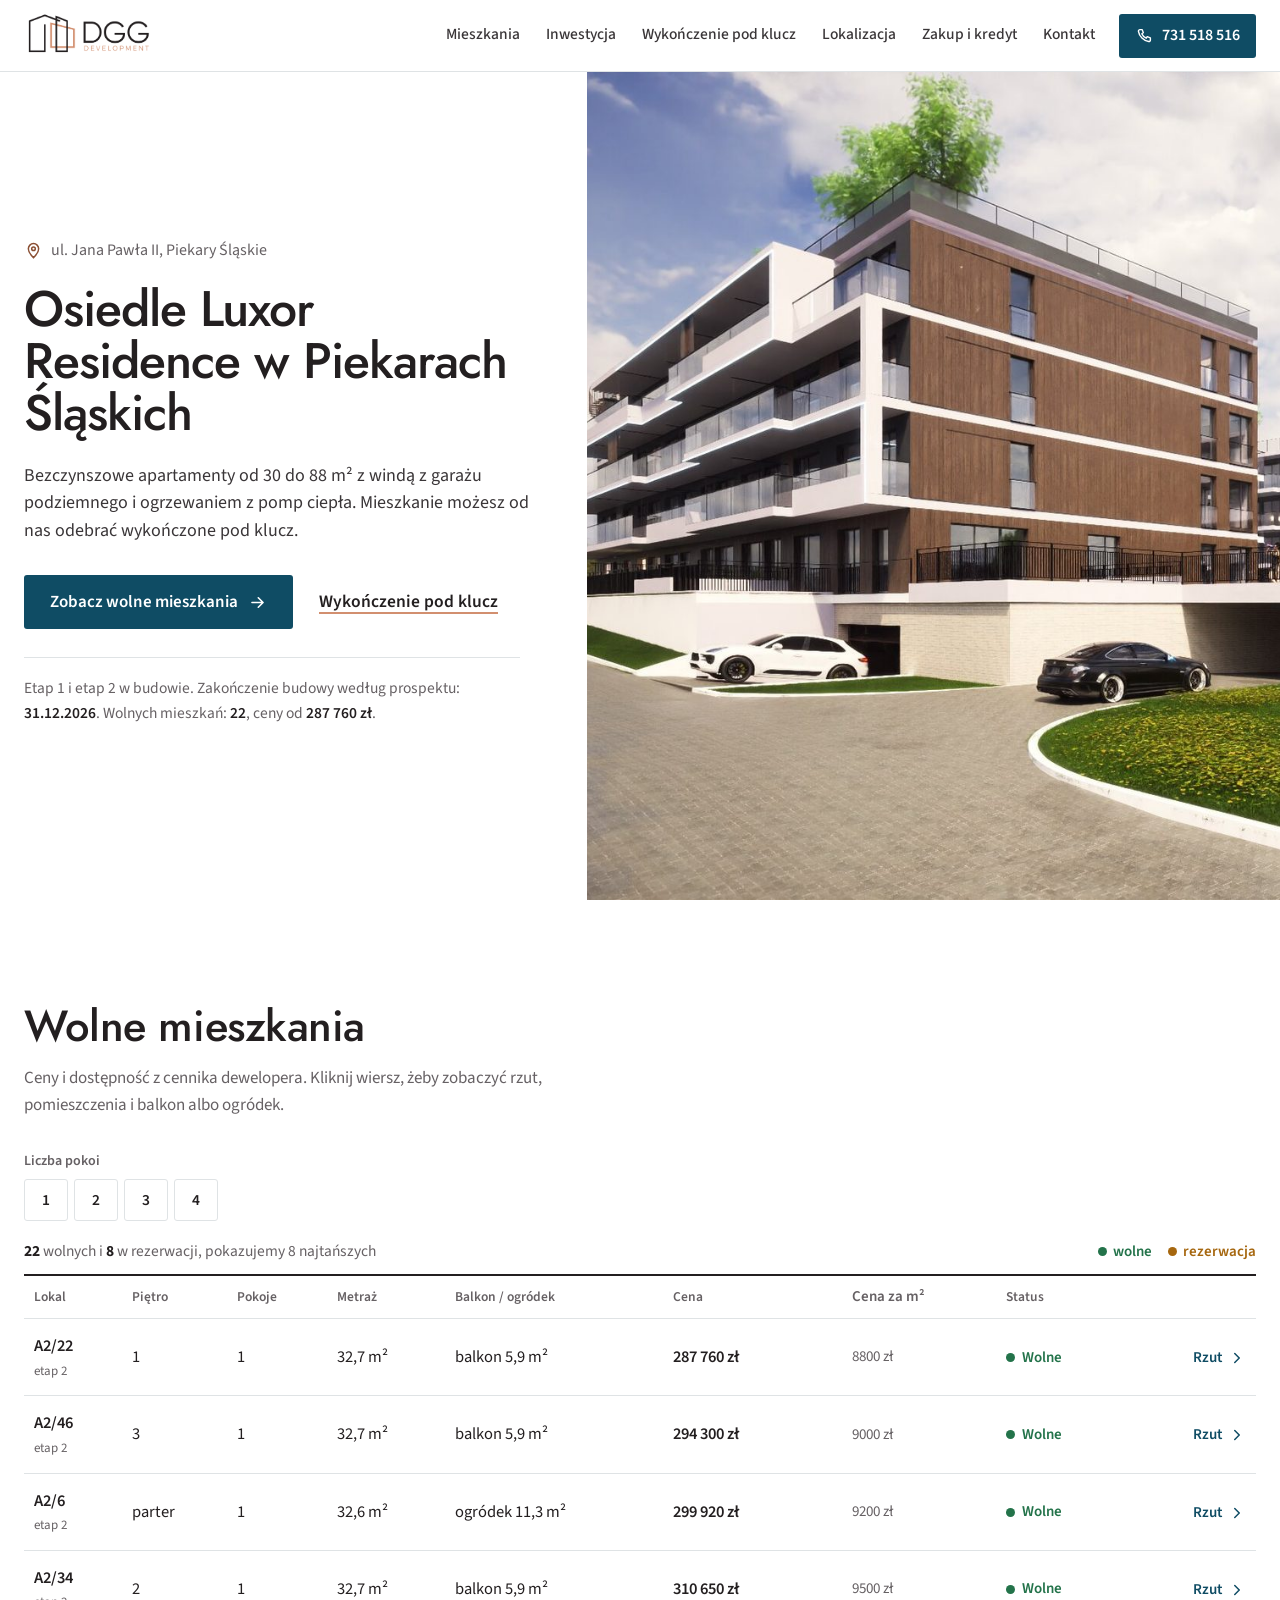
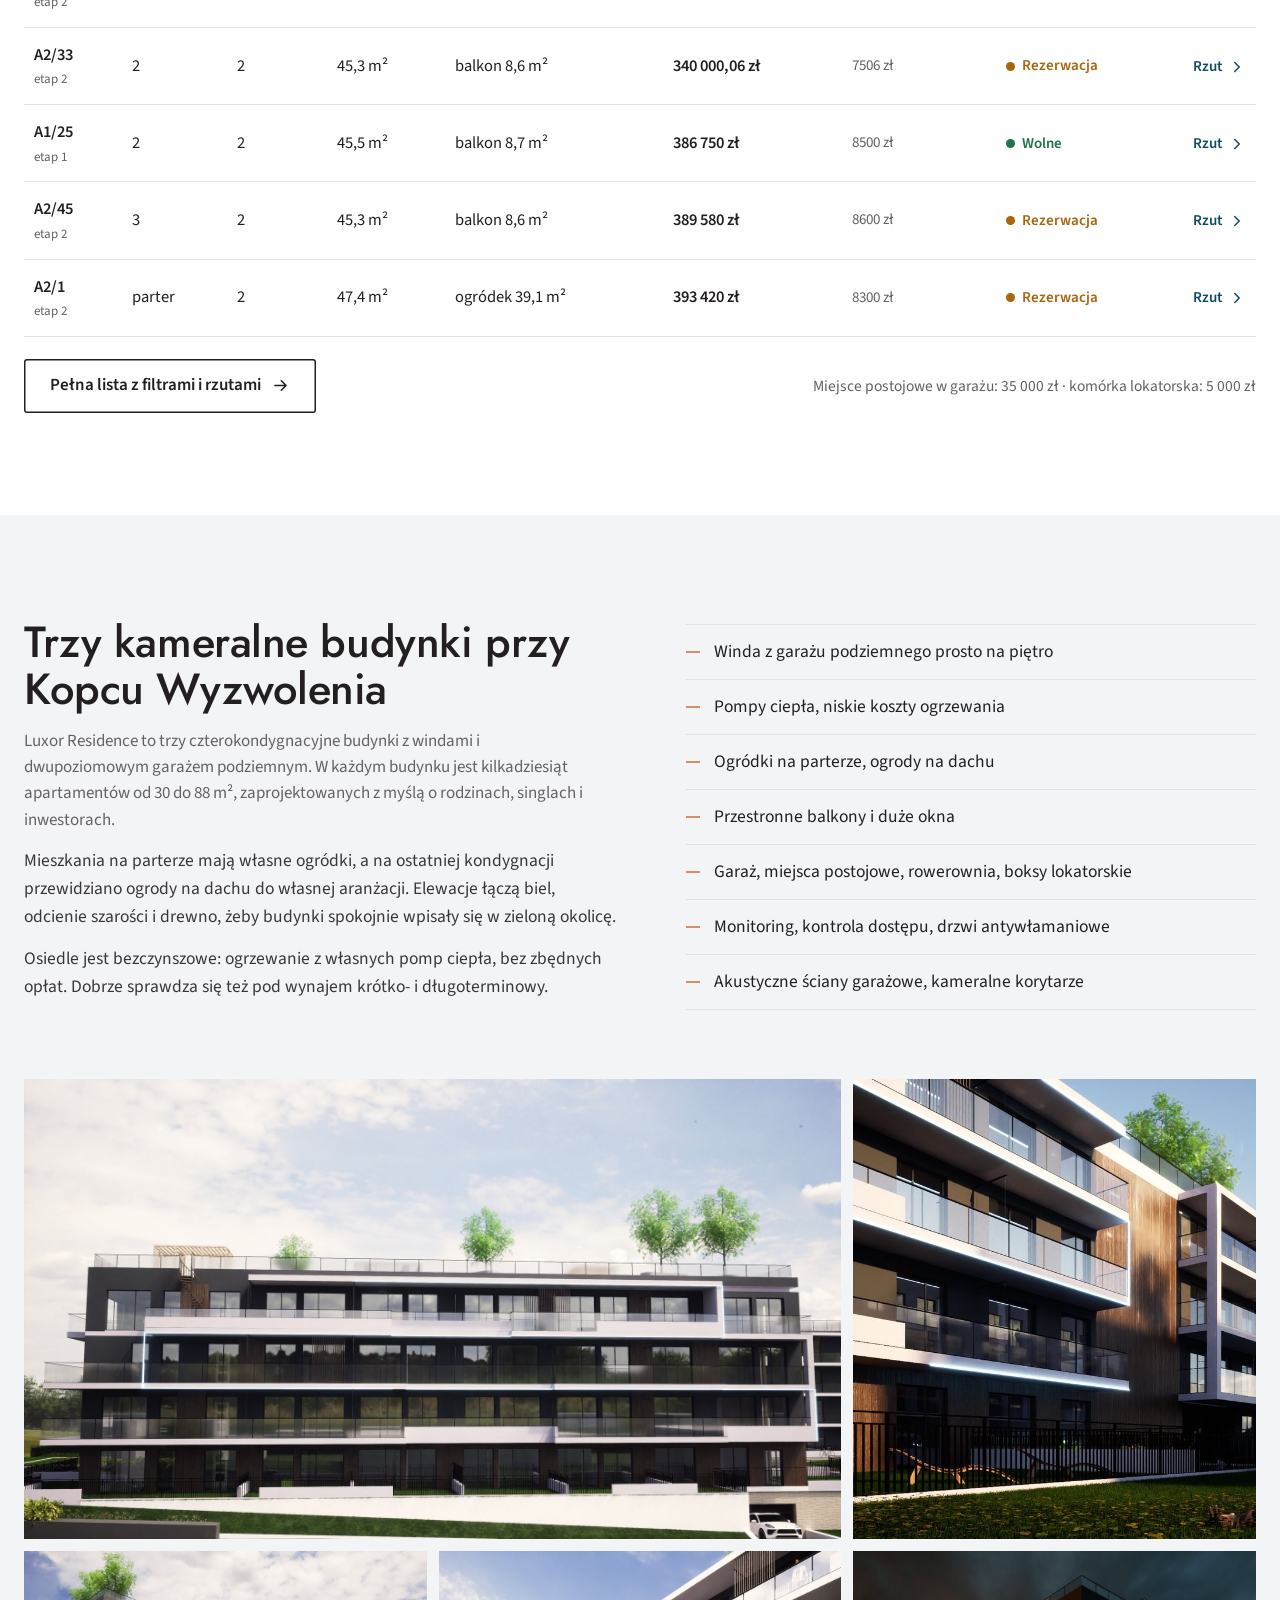
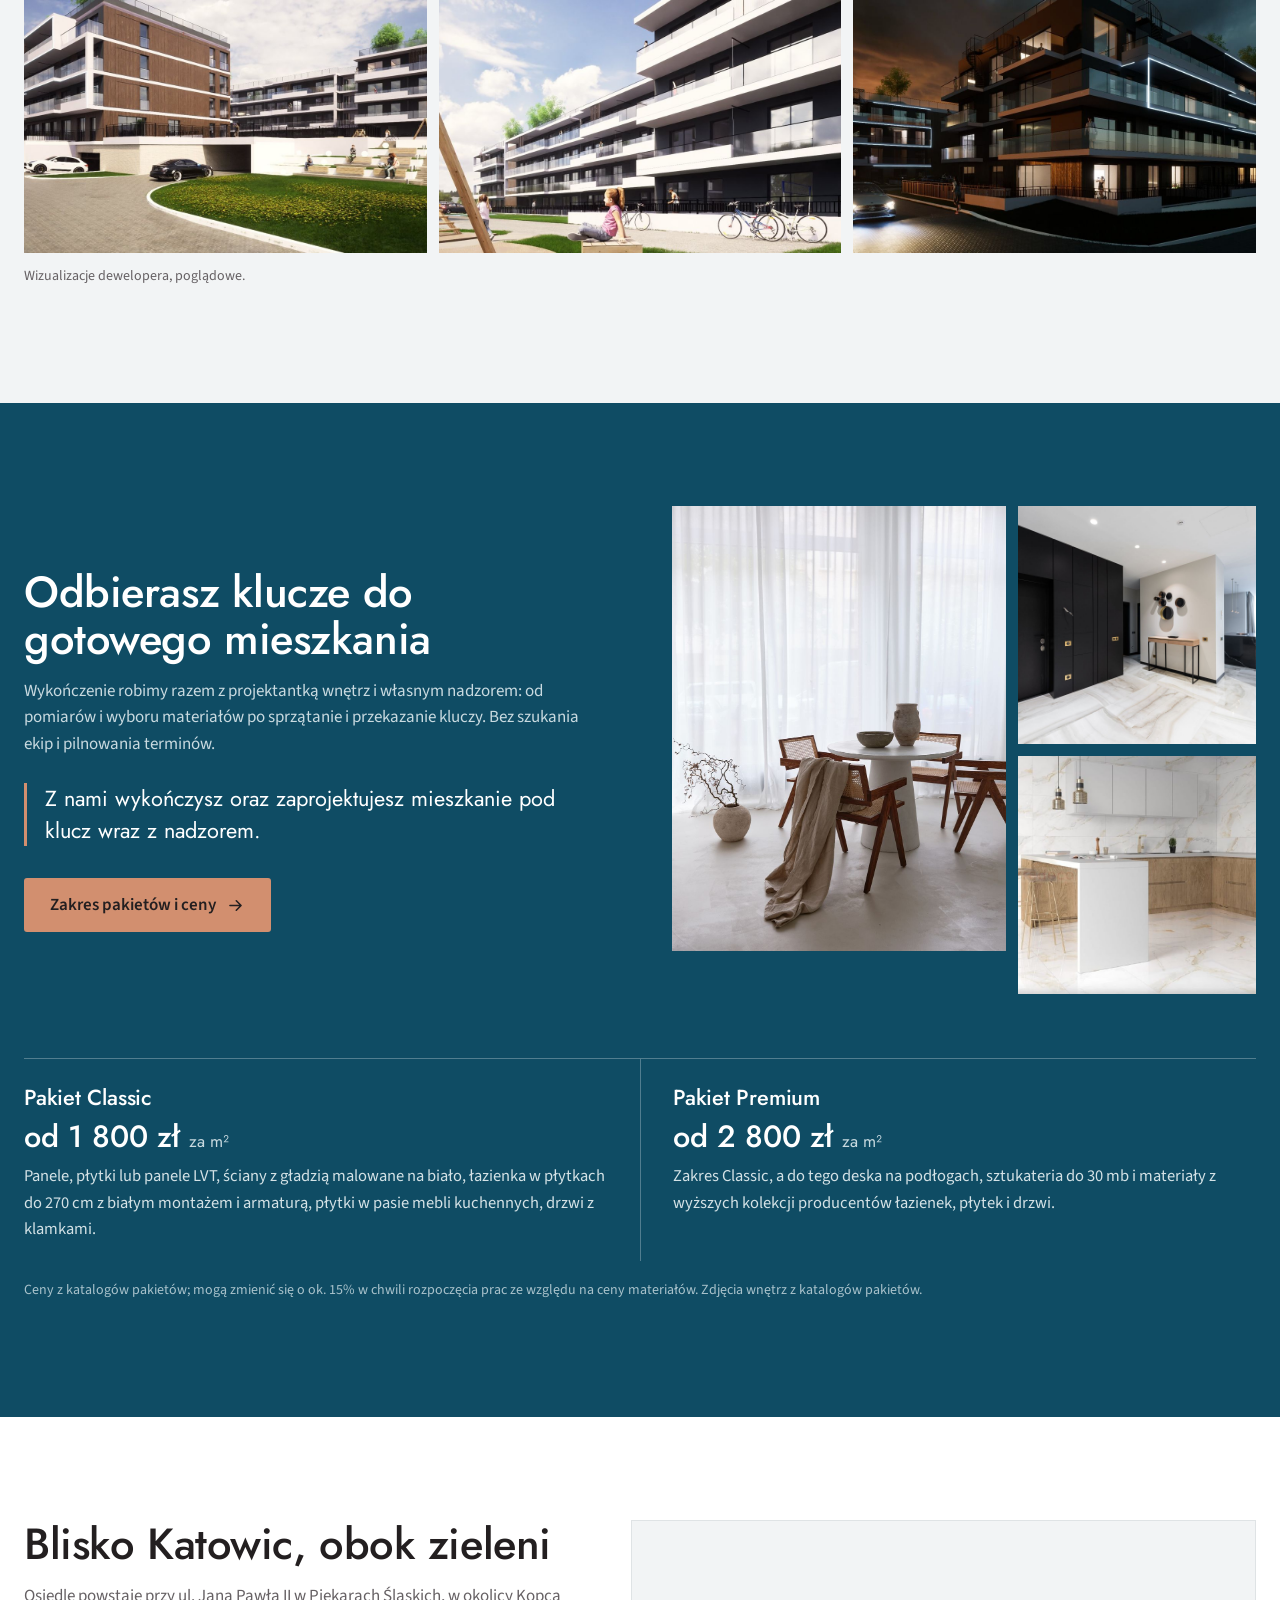
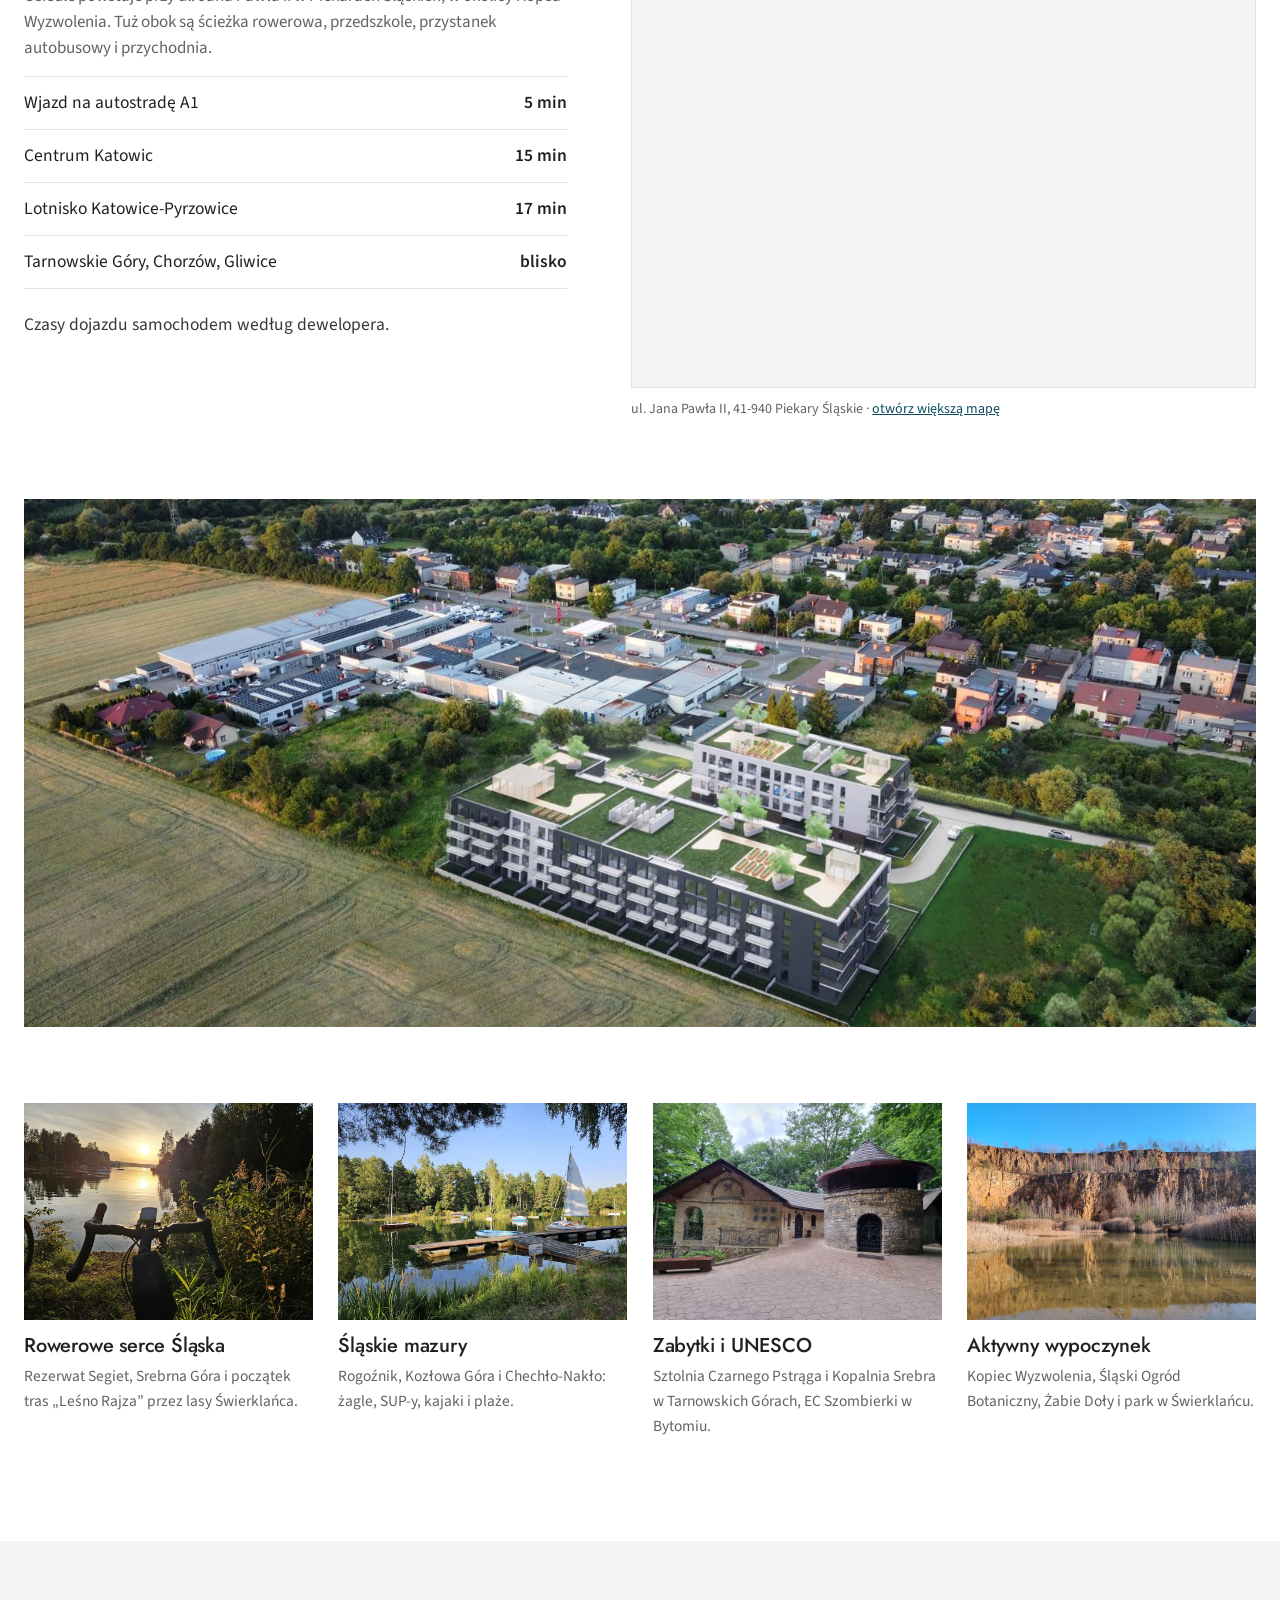
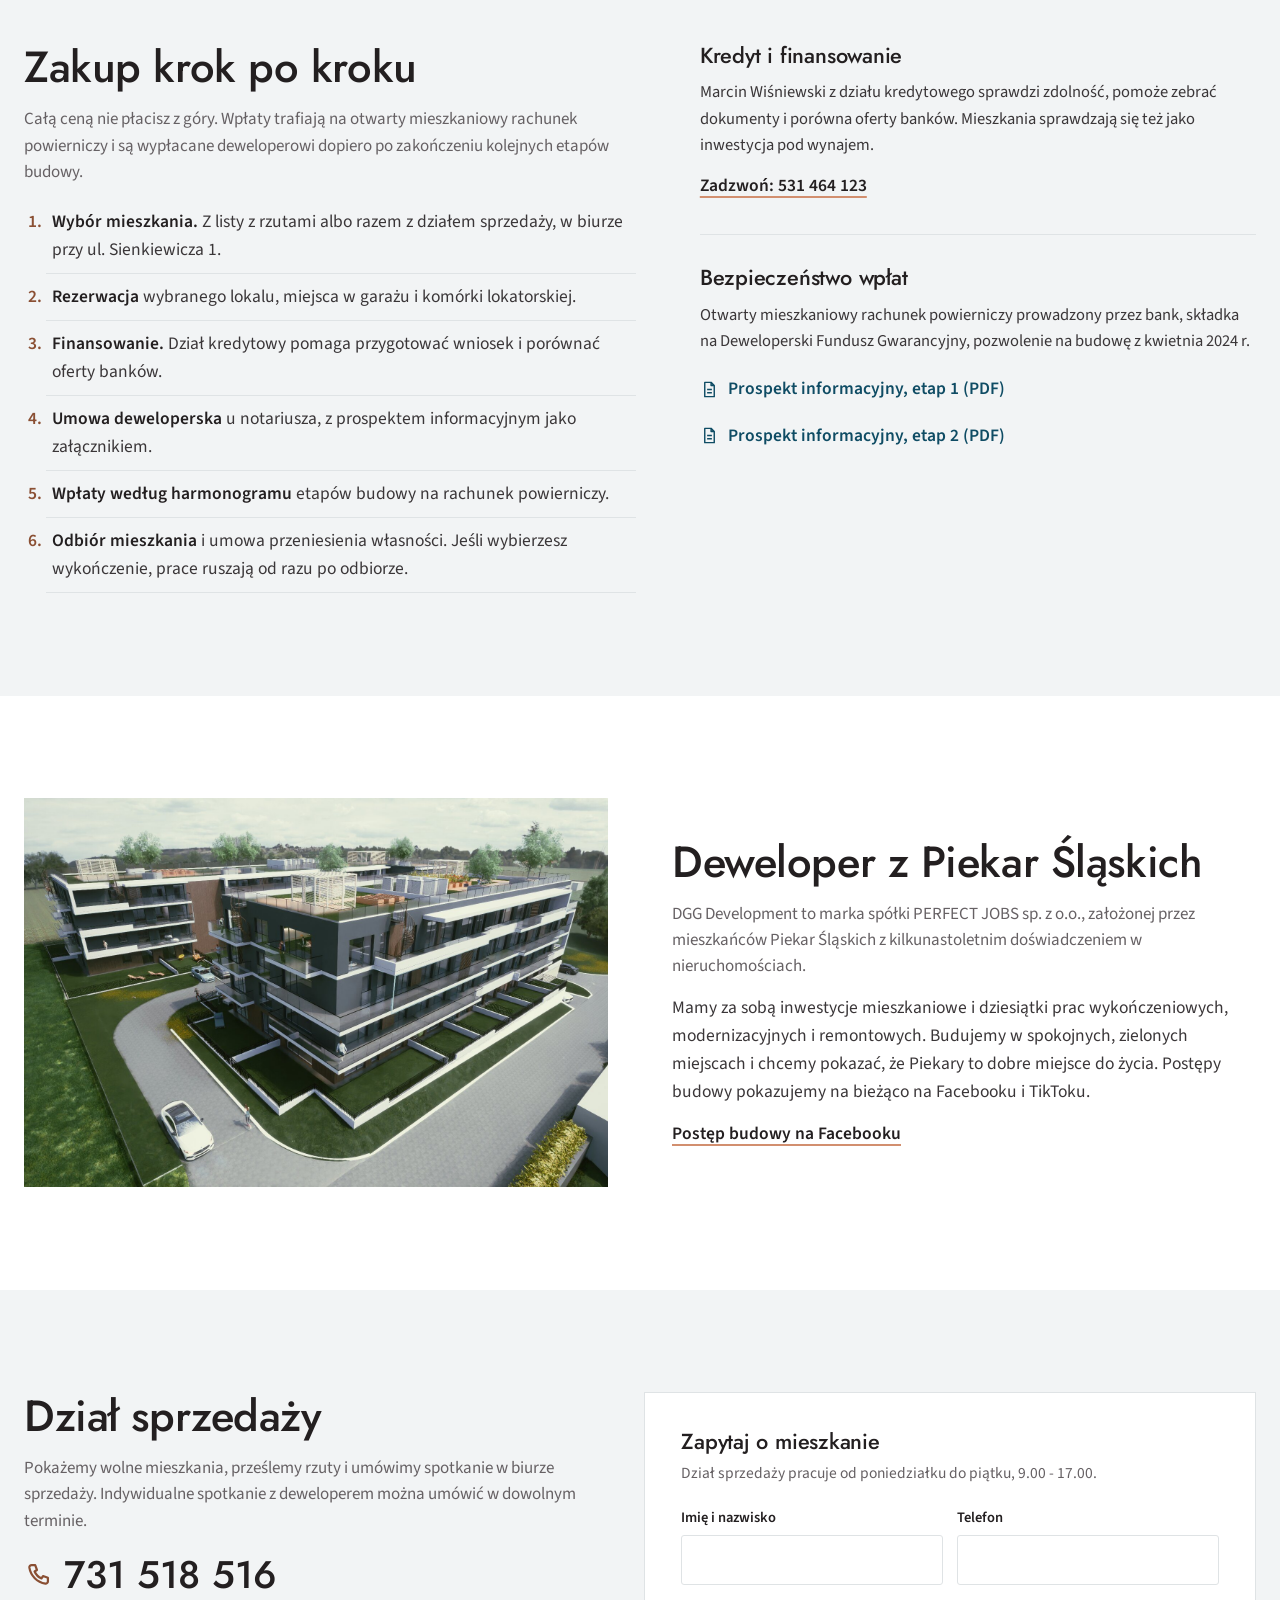
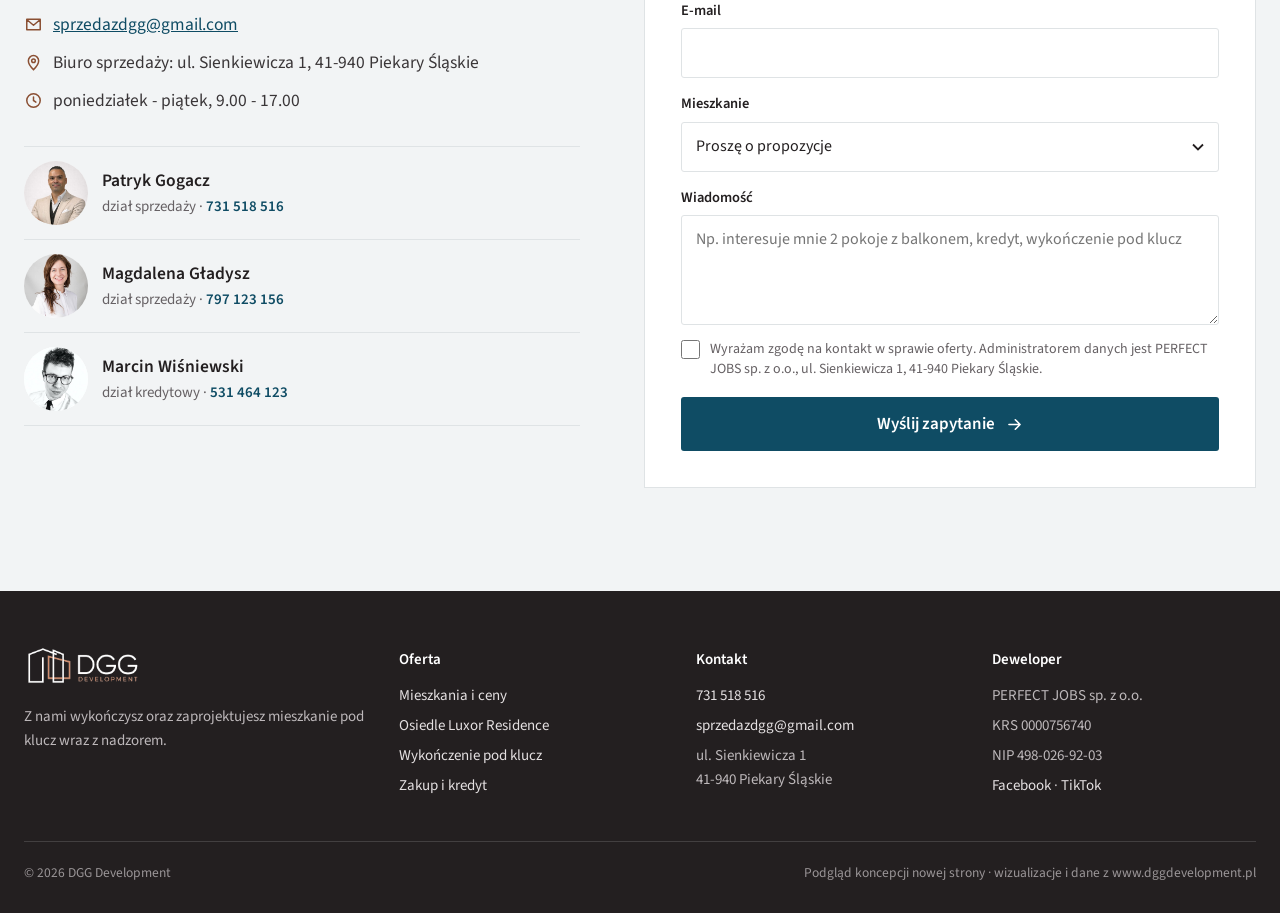
<file: index.html>
<!doctype html>
<html lang="pl">
<head>
<meta charset="utf-8">
<meta name="viewport" content="width=device-width, initial-scale=1, viewport-fit=cover">
<meta name="robots" content="noindex, nofollow">
<title>DGG Development - mieszkania Luxor Residence w Piekarach Śląskich, wykończenie pod klucz</title>
<meta name="description" content="Bezczynszowe apartamenty 30-88 m² w osiedlu Luxor Residence przy ul. Jana Pawła II w Piekarach Śląskich. Lista wolnych mieszkań z cenami i rzutami, wykończenie pod klucz z nadzorem.">
<meta name="theme-color" content="#FFFFFF">
<link rel="icon" href="data:image/svg+xml,%3Csvg xmlns='http://www.w3.org/2000/svg' viewBox='0 0 32 32'%3E%3Crect width='32' height='32' fill='%23fff'/%3E%3Cpath d='M5 28V9l9-5 3 2v22' fill='none' stroke='%23231F20' stroke-width='2.4'/%3E%3Cpath d='M11 28V13l9-5 7 4v16' fill='none' stroke='%23D28F6F' stroke-width='2.4'/%3E%3C/svg%3E">
<link rel="preconnect" href="https://fonts.googleapis.com">
<link rel="preconnect" href="https://fonts.gstatic.com" crossorigin>
<link href="https://fonts.googleapis.com/css2?family=Jost:wght@400;500;600&family=Source+Sans+3:wght@400;500;600&display=swap" rel="stylesheet">
<link rel="preload" as="image" href="img/hero-m.jpg" media="(max-width:760px)">
<link rel="preload" as="image" href="img/hero.jpg" media="(min-width:761px)">
<link rel="stylesheet" href="style.css?v=12">
</head>
<body>
<svg width="0" height="0" style="position:absolute" aria-hidden="true">
  <symbol id="i-tel" viewBox="0 0 24 24"><path fill="none" stroke="currentColor" stroke-width="1.9" stroke-linejoin="round" d="M6.6 3.5h3l1.5 4.2-2 1.3a11 11 0 0 0 5.9 5.9l1.3-2 4.2 1.5v3a2 2 0 0 1-2.2 2A16.6 16.6 0 0 1 4.6 5.7a2 2 0 0 1 2-2.2Z"/></symbol>
  <symbol id="i-mail" viewBox="0 0 24 24"><path fill="none" stroke="currentColor" stroke-width="1.9" stroke-linejoin="round" d="M3.5 5.5h17v13h-17zM3.8 6l8.2 7 8.2-7"/></symbol>
  <symbol id="i-pin" viewBox="0 0 24 24"><path fill="none" stroke="currentColor" stroke-width="1.9" d="M12 21s-6.5-6.2-6.5-11.2a6.5 6.5 0 0 1 13 0C18.5 14.8 12 21 12 21Z"/><circle cx="12" cy="9.8" r="2.3" fill="none" stroke="currentColor" stroke-width="1.9"/></symbol>
  <symbol id="i-clock" viewBox="0 0 24 24"><circle cx="12" cy="12" r="8.5" fill="none" stroke="currentColor" stroke-width="1.9"/><path d="M12 7.5V12l3 2" fill="none" stroke="currentColor" stroke-width="1.9" stroke-linecap="round"/></symbol>
  <symbol id="i-arr" viewBox="0 0 24 24"><path fill="none" stroke="currentColor" stroke-width="2" stroke-linecap="round" stroke-linejoin="round" d="M5 12h13M13 6l6 6-6 6"/></symbol>
  <symbol id="i-doc" viewBox="0 0 24 24"><path fill="none" stroke="currentColor" stroke-width="1.8" stroke-linejoin="round" d="M6 3h8l4 4v14H6zM14 3v4h4M9 12h6M9 16h6"/></symbol>
</svg>

<header class="top">
  <div class="top-in">
    <a class="brand" href="index.html" aria-label="DGG Development - strona główna"><img src="logo/dgg-logo.png" alt="DGG Development" width="736" height="259"></a>
    <nav class="nav" id="nav" aria-label="Menu główne">
      <a href="mieszkania.html">Mieszkania</a>
      <a href="#inwestycja">Inwestycja</a>
      <a href="wykonczenie.html">Wykończenie pod klucz</a>
      <a href="#lokalizacja">Lokalizacja</a>
      <a href="#zakup">Zakup i kredyt</a>
      <a href="#kontakt">Kontakt</a>
    </nav>
    <a class="top-tel" href="tel:+48731518516" aria-label="Zadzwoń do działu sprzedaży: 731 518 516"><svg aria-hidden="true"><use href="#i-tel"/></svg><span>731 518 516</span></a>
    <button class="burger" id="burger" type="button" aria-label="Otwórz menu" aria-expanded="false" aria-controls="nav"><span></span><span></span><span></span></button>
  </div>
</header>

<main>

<section class="hero">
  <figure class="hero-ph">
    <picture>
      <source media="(max-width:760px)" srcset="img/hero-m.jpg">
      <img src="img/hero.jpg" alt="Wizualizacja osiedla Luxor Residence: budynek z drewnianą elewacją, wjazd do garażu podziemnego i zieleń" width="1920" height="1080" fetchpriority="high">
    </picture>
  </figure>
  <div class="hero-in">
    <p class="hero-loc"><svg aria-hidden="true"><use href="#i-pin"/></svg><span>ul. Jana Pawła II, Piekary Śląskie</span></p>
    <h1>Osiedle Luxor Residence w Piekarach Śląskich</h1>
    <p class="lead">Bezczynszowe apartamenty od 30 do 88 m² z windą z garażu podziemnego i ogrzewaniem z pomp ciepła. Mieszkanie możesz od nas odebrać wykończone pod klucz.</p>
    <div class="hero-act" id="heroCta">
      <a class="btn" href="mieszkania.html">Zobacz wolne mieszkania<svg aria-hidden="true"><use href="#i-arr"/></svg></a>
      <a class="link-more" href="wykonczenie.html">Wykończenie pod klucz</a>
    </div>
    <p class="hero-note">Etap 1 i etap 2 w budowie. Zakończenie budowy według prospektu: <b>31.12.2026</b>. Wolnych mieszkań: <b data-ile-wolnych>22</b>, ceny od <b data-cena-od>247 200 zł</b>.</p>
  </div>
</section>

<section class="sec" id="mieszkania">
  <div class="wrap" data-lista="home">
    <div class="sec-head">
      <div>
        <h2>Wolne mieszkania</h2>
        <p class="sub">Ceny i dostępność z cennika dewelopera. Kliknij wiersz, żeby zobaczyć rzut, pomieszczenia i balkon albo ogródek.</p>
      </div>
    </div>
    <div class="filters">
      <div class="fgroup"><span class="flab">Liczba pokoi</span>
        <div class="chips"><button class="chip" type="button" data-pok="1" aria-pressed="false">1</button><button class="chip" type="button" data-pok="2" aria-pressed="false">2</button><button class="chip" type="button" data-pok="3" aria-pressed="false">3</button><button class="chip" type="button" data-pok="4" aria-pressed="false">4</button></div>
      </div>
    </div>
    <div class="res-info"><span data-info></span><span class="legend"><span class="st st-w">wolne</span><span class="st st-r">rezerwacja</span></span></div>
    <div class="tbl-wrap">
      <table class="lok">
        <thead><tr>
          <th scope="col">Lokal</th><th scope="col">Piętro</th><th scope="col"><span class="hl">Pokoje</span><span class="hs">Pok.</span></th><th scope="col"><span class="hl">Metraż</span><span class="hs">m²</span></th><th scope="col" class="t-hide-m">Balkon / ogródek</th><th scope="col">Cena</th><th scope="col" class="t-m2c">Cena za m²</th><th scope="col">Status</th><th class="t-go"><span class="vh">Rzut</span></th>
        </tr></thead>
        <tbody></tbody>
      </table>
    </div>
    <div class="tbl-more">
      <a class="btn btn-line" href="mieszkania.html" data-more>Pełna lista z filtrami i rzutami<svg aria-hidden="true"><use href="#i-arr"/></svg></a>
      <span class="sub" style="font-size:15.5px">Miejsce postojowe w garażu: 35 000 zł · komórka lokatorska: 5 000 zł</span>
    </div>
  </div>
</section>

<section class="sec sec-alt" id="inwestycja">
  <div class="wrap">
    <div class="inv-grid">
      <div class="inv-txt">
        <h2>Trzy kameralne budynki przy Kopcu Wyzwolenia</h2>
        <p class="sub">Luxor Residence to trzy czterokondygnacyjne budynki z windami i dwupoziomowym garażem podziemnym. W każdym budynku jest kilkadziesiąt apartamentów od 30 do 88 m², zaprojektowanych z myślą o rodzinach, singlach i inwestorach.</p>
        <p>Mieszkania na parterze mają własne ogródki, a na ostatniej kondygnacji przewidziano ogrody na dachu do własnej aranżacji. Elewacje łączą biel, odcienie szarości i drewno, żeby budynki spokojnie wpisały się w zieloną okolicę.</p>
        <p>Osiedle jest bezczynszowe: ogrzewanie z własnych pomp ciepła, bez zbędnych opłat. Dobrze sprawdza się też pod wynajem krótko- i długoterminowy.</p>
      </div>
      <ul class="feat">
        <li>Winda z garażu podziemnego prosto na piętro</li>
        <li>Pompy ciepła, niskie koszty ogrzewania</li>
        <li>Ogródki na parterze, ogrody na dachu</li>
        <li>Przestronne balkony i duże okna</li>
        <li>Garaż, miejsca postojowe, rowerownia, boksy lokatorskie</li>
        <li>Monitoring, kontrola dostępu, drzwi antywłamaniowe</li>
        <li>Akustyczne ściany garażowe, kameralne korytarze</li>
      </ul>
    </div>
    <div class="gal">
      <figure class="g1"><img src="img/front.jpg" alt="Wizualizacja: elewacja budynku Luxor Residence z balkonami" width="1800" height="1012" loading="lazy"></figure>
      <figure class="g2"><img src="img/detal.jpg" alt="Wizualizacja: detal elewacji z drewnem i przeszkleniami balkonów" width="1400" height="788" loading="lazy" style="object-position:30% 50%"></figure>
      <figure class="g3"><img src="img/dwa-budynki.jpg" alt="Wizualizacja: dwa budynki osiedla i droga wewnętrzna" width="1400" height="788" loading="lazy"></figure>
      <figure class="g4"><img src="img/plac-zabaw.jpg" alt="Wizualizacja: plac zabaw i rowerownia przy budynku" width="1400" height="788" loading="lazy"></figure>
      <figure class="g5"><img src="img/wieczor.jpg" alt="Wizualizacja: osiedle wieczorem" width="1400" height="788" loading="lazy"></figure>
    </div>
    <p class="note-vis">Wizualizacje dewelopera, poglądowe.</p>
  </div>
</section>

<section class="sec klucz" id="pod-klucz">
  <div class="wrap">
    <div class="k-grid">
      <div>
        <h2>Odbierasz klucze do gotowego mieszkania</h2>
        <p class="sub">Wykończenie robimy razem z projektantką wnętrz i własnym nadzorem: od pomiarów i wyboru materiałów po sprzątanie i przekazanie kluczy. Bez szukania ekip i pilnowania terminów.</p>
        <p class="k-quote">Z nami wykończysz oraz zaprojektujesz mieszkanie pod klucz wraz z nadzorem.</p>
        <div class="k-act">
          <a class="btn btn-cu" href="wykonczenie.html">Zakres pakietów i ceny<svg aria-hidden="true"><use href="#i-arr"/></svg></a>
        </div>
      </div>
      <div class="k-ph">
        <figure class="p1"><img src="img/wnetrze-jadalnia.jpg" alt="Przykładowe wnętrze: jadalnia w jasnych kolorach" width="1000" height="1333" loading="lazy"></figure>
        <figure class="p2"><img src="img/wnetrze-hol.jpg" alt="Przykładowe wnętrze: przedpokój z czarną zabudową i płytkami w marmurze" width="1600" height="1068" loading="lazy"></figure>
        <figure class="p3"><img src="img/wnetrze-kuchnia.jpg" alt="Przykładowe wnętrze: kuchnia z wyspą" width="713" height="618" loading="lazy"></figure>
      </div>
    </div>
    <div class="pak">
      <div>
        <h3>Pakiet Classic</h3>
        <p class="pr">od 1 800 zł <small>za m²</small></p>
        <p>Panele, płytki lub panele LVT, ściany z gładzią malowane na biało, łazienka w płytkach do 270 cm z białym montażem i armaturą, płytki w pasie mebli kuchennych, drzwi z klamkami.</p>
      </div>
      <div>
        <h3>Pakiet Premium</h3>
        <p class="pr">od 2 800 zł <small>za m²</small></p>
        <p>Zakres Classic, a do tego deska na podłogach, sztukateria do 30 mb i materiały z wyższych kolekcji producentów łazienek, płytek i drzwi.</p>
      </div>
    </div>
    <p class="k-small">Ceny z katalogów pakietów; mogą zmienić się o ok. 15% w chwili rozpoczęcia prac ze względu na ceny materiałów. Zdjęcia wnętrz z katalogów pakietów.</p>
  </div>
</section>

<section class="sec" id="lokalizacja">
  <div class="wrap">
    <div class="loc-grid">
      <div>
        <h2>Blisko Katowic, obok zieleni</h2>
        <p class="sub">Osiedle powstaje przy ul. Jana Pawła II w Piekarach Śląskich, w okolicy Kopca Wyzwolenia. Tuż obok są ścieżka rowerowa, przedszkole, przystanek autobusowy i przychodnia.</p>
        <ul class="dist">
          <li><span>Wjazd na autostradę A1</span><span>5 min</span></li>
          <li><span>Centrum Katowic</span><span>15 min</span></li>
          <li><span>Lotnisko Katowice-Pyrzowice</span><span>17 min</span></li>
          <li><span>Tarnowskie Góry, Chorzów, Gliwice</span><span>blisko</span></li>
        </ul>
        <p>Czasy dojazdu samochodem według dewelopera.</p>
      </div>
      <div>
        <div class="map"><iframe title="Mapa: okolice ul. Jana Pawła II, Piekary Śląskie" loading="lazy" src="https://www.openstreetmap.org/export/embed.html?bbox=18.905%2C50.379%2C18.965%2C50.405&amp;layer=mapnik&amp;marker=50.3925%2C18.9369"></iframe></div>
        <p class="map-cap">ul. Jana Pawła II, 41-940 Piekary Śląskie · <a href="https://www.openstreetmap.org/?mlat=50.3925&amp;mlon=18.9369#map=15/50.3925/18.9369" target="_blank" rel="noopener">otwórz większą mapę</a></p>
      </div>
    </div>
    <figure class="aerial"><img src="img/z-lotu.jpg" alt="Zdjęcie z drona z wkomponowaną wizualizacją budynków Luxor Residence na tle Piekar Śląskich" width="1600" height="900" loading="lazy"></figure>
    <div class="okol">
      <div><figure><img src="img/okolica-rower.jpg" alt="Rower nad jeziorem o zachodzie słońca" width="1000" height="750" loading="lazy"></figure><h3>Rowerowe serce Śląska</h3><p>Rezerwat Segiet, Srebrna Góra i początek tras „Leśno Rajza” przez lasy Świerklańca.</p></div>
      <div><figure><img src="img/okolica-jezioro.jpg" alt="Żaglówki na jeziorze" width="1000" height="750" loading="lazy"></figure><h3>Śląskie mazury</h3><p>Rogoźnik, Kozłowa Góra i Chechło-Nakło: żagle, SUP-y, kajaki i plaże.</p></div>
      <div><figure><img src="img/okolica-zabytki.jpg" alt="Zabytkowy budynek przy sztolni" width="1000" height="562" loading="lazy"></figure><h3>Zabytki i UNESCO</h3><p>Sztolnia Czarnego Pstrąga i Kopalnia Srebra w Tarnowskich Górach, EC Szombierki w Bytomiu.</p></div>
      <div><figure><img src="img/okolica-natura.jpg" alt="Jezioro w dawnym kamieniołomie" width="1000" height="750" loading="lazy"></figure><h3>Aktywny wypoczynek</h3><p>Kopiec Wyzwolenia, Śląski Ogród Botaniczny, Żabie Doły i park w Świerklańcu.</p></div>
    </div>
  </div>
</section>

<section class="sec sec-alt" id="zakup">
  <div class="wrap buy-grid">
    <div>
      <h2>Zakup krok po kroku</h2>
      <p class="sub">Całą ceną nie płacisz z góry. Wpłaty trafiają na otwarty mieszkaniowy rachunek powierniczy i są wypłacane deweloperowi dopiero po zakończeniu kolejnych etapów budowy.</p>
      <ol class="steps">
        <li><b>Wybór mieszkania.</b> Z listy z rzutami albo razem z działem sprzedaży, w biurze przy ul. Sienkiewicza 1.</li>
        <li><b>Rezerwacja</b> wybranego lokalu, miejsca w garażu i komórki lokatorskiej.</li>
        <li><b>Finansowanie.</b> Dział kredytowy pomaga przygotować wniosek i porównać oferty banków.</li>
        <li><b>Umowa deweloperska</b> u notariusza, z prospektem informacyjnym jako załącznikiem.</li>
        <li><b>Wpłaty według harmonogramu</b> etapów budowy na rachunek powierniczy.</li>
        <li><b>Odbiór mieszkania</b> i umowa przeniesienia własności. Jeśli wybierzesz wykończenie, prace ruszają od razu po odbiorze.</li>
      </ol>
    </div>
    <div>
      <div class="side">
        <h3>Kredyt i finansowanie</h3>
        <p>Marcin Wiśniewski z działu kredytowego sprawdzi zdolność, pomoże zebrać dokumenty i porówna oferty banków. Mieszkania sprawdzają się też jako inwestycja pod wynajem.</p>
        <a class="link-more" href="tel:+48531464123">Zadzwoń: 531 464 123</a>
      </div>
      <div class="side">
        <h3>Bezpieczeństwo wpłat</h3>
        <p>Otwarty mieszkaniowy rachunek powierniczy prowadzony przez bank, składka na Deweloperski Fundusz Gwarancyjny, pozwolenie na budowę z kwietnia 2024 r.</p>
        <ul class="docs">
          <li><a href="https://www.dggdevelopment.pl/asset/PROSPEKT%20informacyjny%20LUXOR%20Residence%2029.07.2024.pdf" target="_blank" rel="noopener"><svg aria-hidden="true"><use href="#i-doc"/></svg>Prospekt informacyjny, etap 1 (PDF)</a></li>
          <li><a href="https://www.dggdevelopment.pl/asset/PROSPEKT%20A2%20informacyjny%20LUXOR%20ZADANIE%20II%2022.11.2024%20.pdf" target="_blank" rel="noopener"><svg aria-hidden="true"><use href="#i-doc"/></svg>Prospekt informacyjny, etap 2 (PDF)</a></li>
        </ul>
      </div>
    </div>
  </div>
</section>

<section class="sec" id="o-nas">
  <div class="wrap about">
    <figure><img src="img/z-gory.jpg" alt="Wizualizacja: budynki Luxor Residence z ogrodami na dachu" width="1920" height="1080" loading="lazy"></figure>
    <div>
      <h2>Deweloper z Piekar Śląskich</h2>
      <p class="sub">DGG Development to marka spółki PERFECT JOBS sp. z o.o., założonej przez mieszkańców Piekar Śląskich z kilkunastoletnim doświadczeniem w nieruchomościach.</p>
      <p>Mamy za sobą inwestycje mieszkaniowe i dziesiątki prac wykończeniowych, modernizacyjnych i remontowych. Budujemy w spokojnych, zielonych miejscach i chcemy pokazać, że Piekary to dobre miejsce do życia. Postępy budowy pokazujemy na bieżąco na Facebooku i TikToku.</p>
      <a class="link-more" href="https://www.facebook.com/profile.php?id=61551097101975" target="_blank" rel="noopener">Postęp budowy na Facebooku</a>
    </div>
  </div>
</section>

<section class="sec kontakt" id="kontakt">
  <div class="wrap kt-grid">
    <div>
      <h2>Dział sprzedaży</h2>
      <p class="sub">Pokażemy wolne mieszkania, prześlemy rzuty i umówimy spotkanie w biurze sprzedaży. Indywidualne spotkanie z deweloperem można umówić w dowolnym terminie.</p>
      <a class="big-tel" href="tel:+48731518516"><svg aria-hidden="true"><use href="#i-tel"/></svg>731 518 516</a>
      <ul class="kt-data">
        <li><svg aria-hidden="true"><use href="#i-mail"/></svg><a href="mailto:sprzedazdgg@gmail.com">sprzedazdgg@gmail.com</a></li>
        <li><svg aria-hidden="true"><use href="#i-pin"/></svg><span>Biuro sprzedaży: ul. Sienkiewicza 1, 41-940 Piekary Śląskie</span></li>
        <li><svg aria-hidden="true"><use href="#i-clock"/></svg><span>poniedziałek - piątek, 9.00 - 17.00</span></li>
      </ul>
      <ul class="ppl">
        <li><img src="img/os-gogacz.jpg" alt="" width="480" height="720" loading="lazy"><div><b>Patryk Gogacz</b><span>dział sprzedaży · <a href="tel:+48731518516">731 518 516</a></span></div></li>
        <li><img src="img/os-gladysz.jpg" alt="" width="480" height="720" loading="lazy"><div><b>Magdalena Gładysz</b><span>dział sprzedaży · <a href="tel:+48797123156">797 123 156</a></span></div></li>
        <li><img src="img/os-wisniewski.jpg" alt="" width="464" height="464" loading="lazy"><div><b>Marcin Wiśniewski</b><span>dział kredytowy · <a href="tel:+48531464123">531 464 123</a></span></div></li>
      </ul>
    </div>
    <form class="form" id="form" novalidate>
      <h3>Zapytaj o mieszkanie</h3>
      <p class="fsub">Dział sprzedaży pracuje od poniedziałku do piątku, 9.00 - 17.00.</p>
      <div class="frow">
        <div class="fld"><label for="f-imie">Imię i nazwisko</label><input id="f-imie" name="imie" autocomplete="name"></div>
        <div class="fld"><label for="f-tel">Telefon</label><input id="f-tel" name="tel" type="tel" autocomplete="tel" inputmode="tel"></div>
      </div>
      <div class="fld"><label for="f-mail">E-mail</label><input id="f-mail" name="mail" type="email" autocomplete="email"></div>
      <div class="fld"><label for="f-lokal">Mieszkanie</label><select id="f-lokal" name="lokal"><option value="">Proszę o propozycje</option></select></div>
      <div class="fld"><label for="f-wiad">Wiadomość</label><textarea id="f-wiad" name="wiad" placeholder="Np. interesuje mnie 2 pokoje z balkonem, kredyt, wykończenie pod klucz"></textarea></div>
      <label class="zgoda"><input type="checkbox" name="zgoda">Wyrażam zgodę na kontakt w sprawie oferty. Administratorem danych jest PERFECT JOBS sp. z o.o., ul. Sienkiewicza 1, 41-940 Piekary Śląskie.</label>
      <button class="btn" type="submit">Wyślij zapytanie<svg aria-hidden="true"><use href="#i-arr"/></svg></button>
      <p class="form-msg" id="formMsg" hidden role="status">To podgląd nowej strony - formularz zacznie wysyłać wiadomości do działu sprzedaży po wdrożeniu. Teraz najszybciej: 731 518 516.</p>
    </form>
  </div>
</section>
</main>

<footer class="foot">
  <div class="wrap">
    <div class="foot-grid">
      <div>
        <img src="logo/dgg-logo-biale.png" alt="DGG Development" width="736" height="259" loading="lazy">
        <p>Z nami wykończysz oraz zaprojektujesz mieszkanie pod klucz wraz z nadzorem.</p>
      </div>
      <div>
        <h4>Oferta</h4>
        <ul><li><a href="mieszkania.html">Mieszkania i ceny</a></li><li><a href="index.html#inwestycja">Osiedle Luxor Residence</a></li><li><a href="wykonczenie.html">Wykończenie pod klucz</a></li><li><a href="index.html#zakup">Zakup i kredyt</a></li></ul>
      </div>
      <div>
        <h4>Kontakt</h4>
        <ul><li><a href="tel:+48731518516">731 518 516</a></li><li><a href="mailto:sprzedazdgg@gmail.com">sprzedazdgg@gmail.com</a></li><li>ul. Sienkiewicza 1<br>41-940 Piekary Śląskie</li></ul>
      </div>
      <div>
        <h4>Deweloper</h4>
        <ul><li>PERFECT JOBS sp. z o.o.</li><li>KRS 0000756740</li><li>NIP 498-026-92-03</li><li><a href="https://www.facebook.com/profile.php?id=61551097101975" rel="noopener" target="_blank">Facebook</a> · <a href="https://www.tiktok.com/@dgg.development" rel="noopener" target="_blank">TikTok</a></li></ul>
      </div>
    </div>
    <div class="foot-bot"><span>© 2026 DGG Development</span><span>Podgląd koncepcji nowej strony · wizualizacje i dane z www.dggdevelopment.pl</span></div>
  </div>
</footer>

<div class="mob" id="mob">
  <a class="m-tel" href="tel:+48731518516"><svg aria-hidden="true"><use href="#i-tel"/></svg>Zadzwoń</a>
  <a class="m-cta" href="mieszkania.html">Wolne mieszkania</a>
</div>
<dialog class="lokal" id="lokal" aria-label="Szczegóły mieszkania"></dialog>
<script src="lokale.js?v=12"></script>
<script src="lokale-ui.js?v=12"></script>
<script src="app.js?v=12"></script>
</body>
</html>
</file>
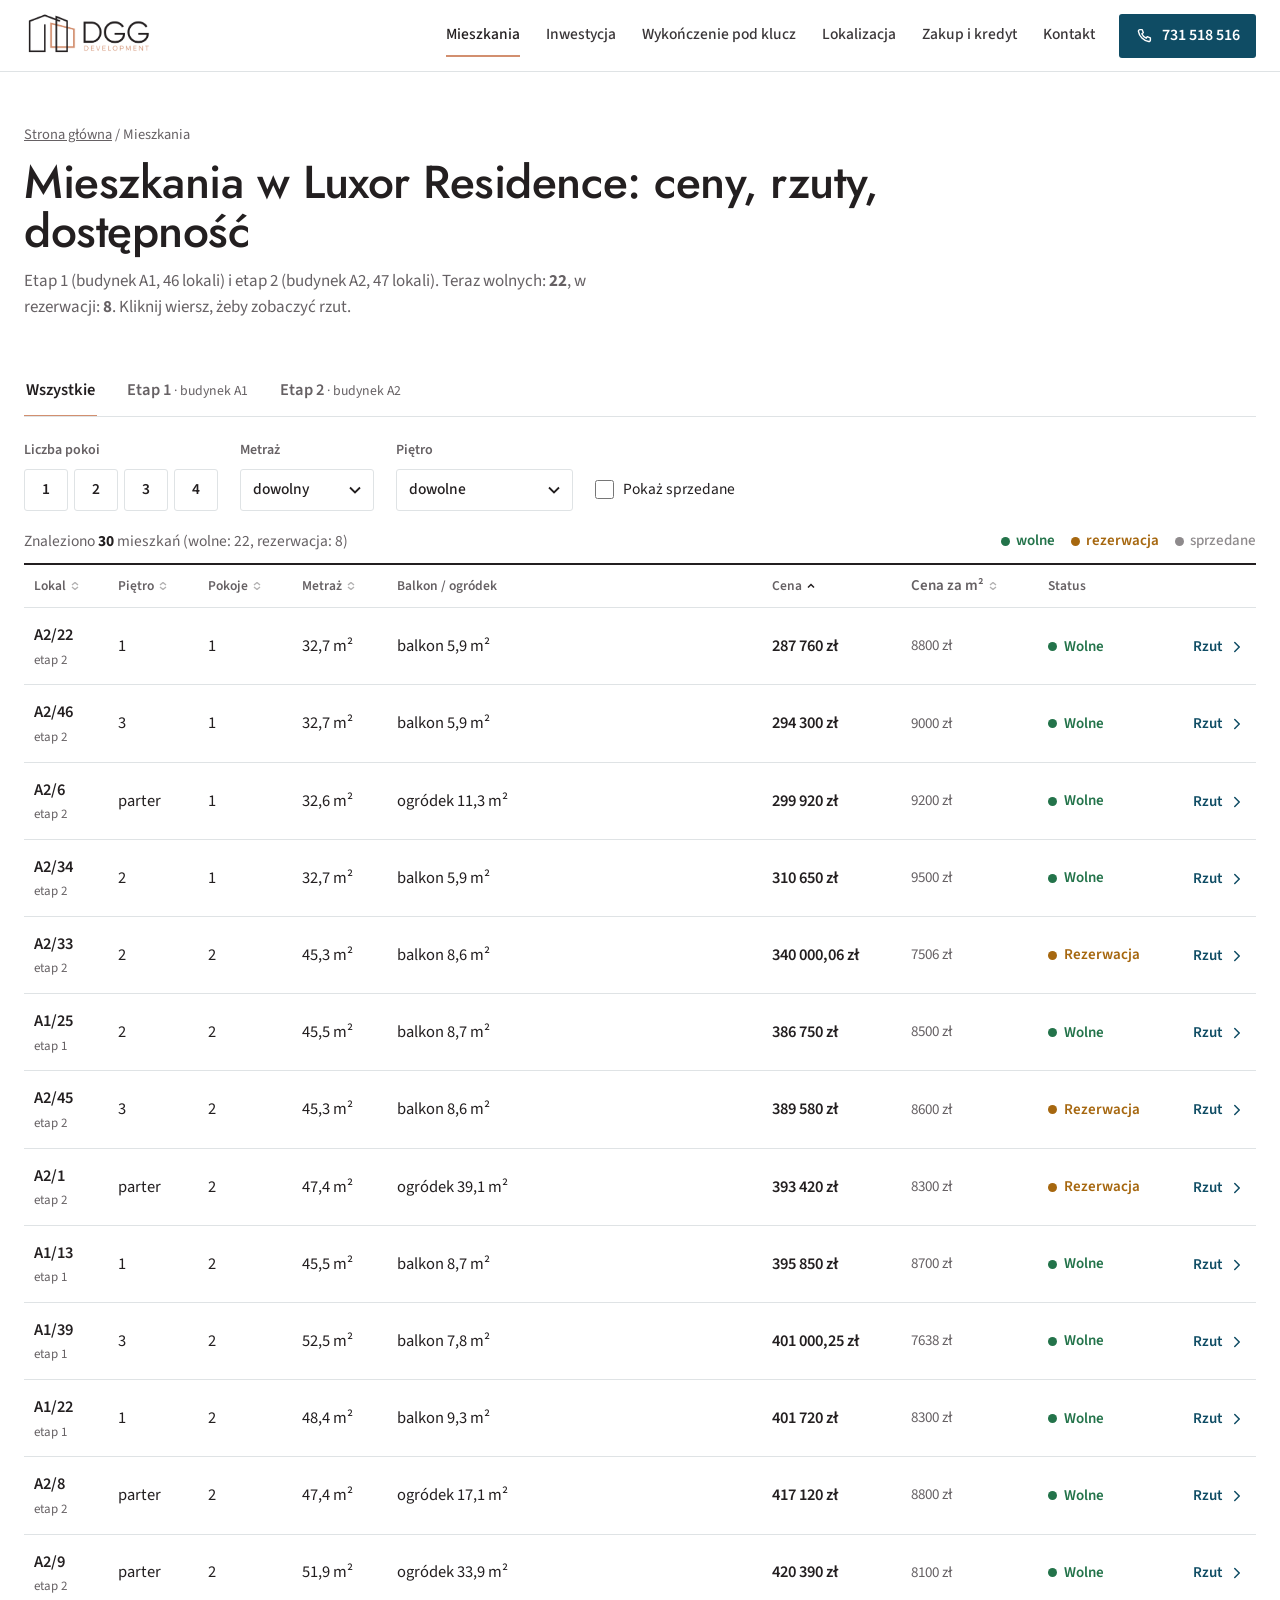
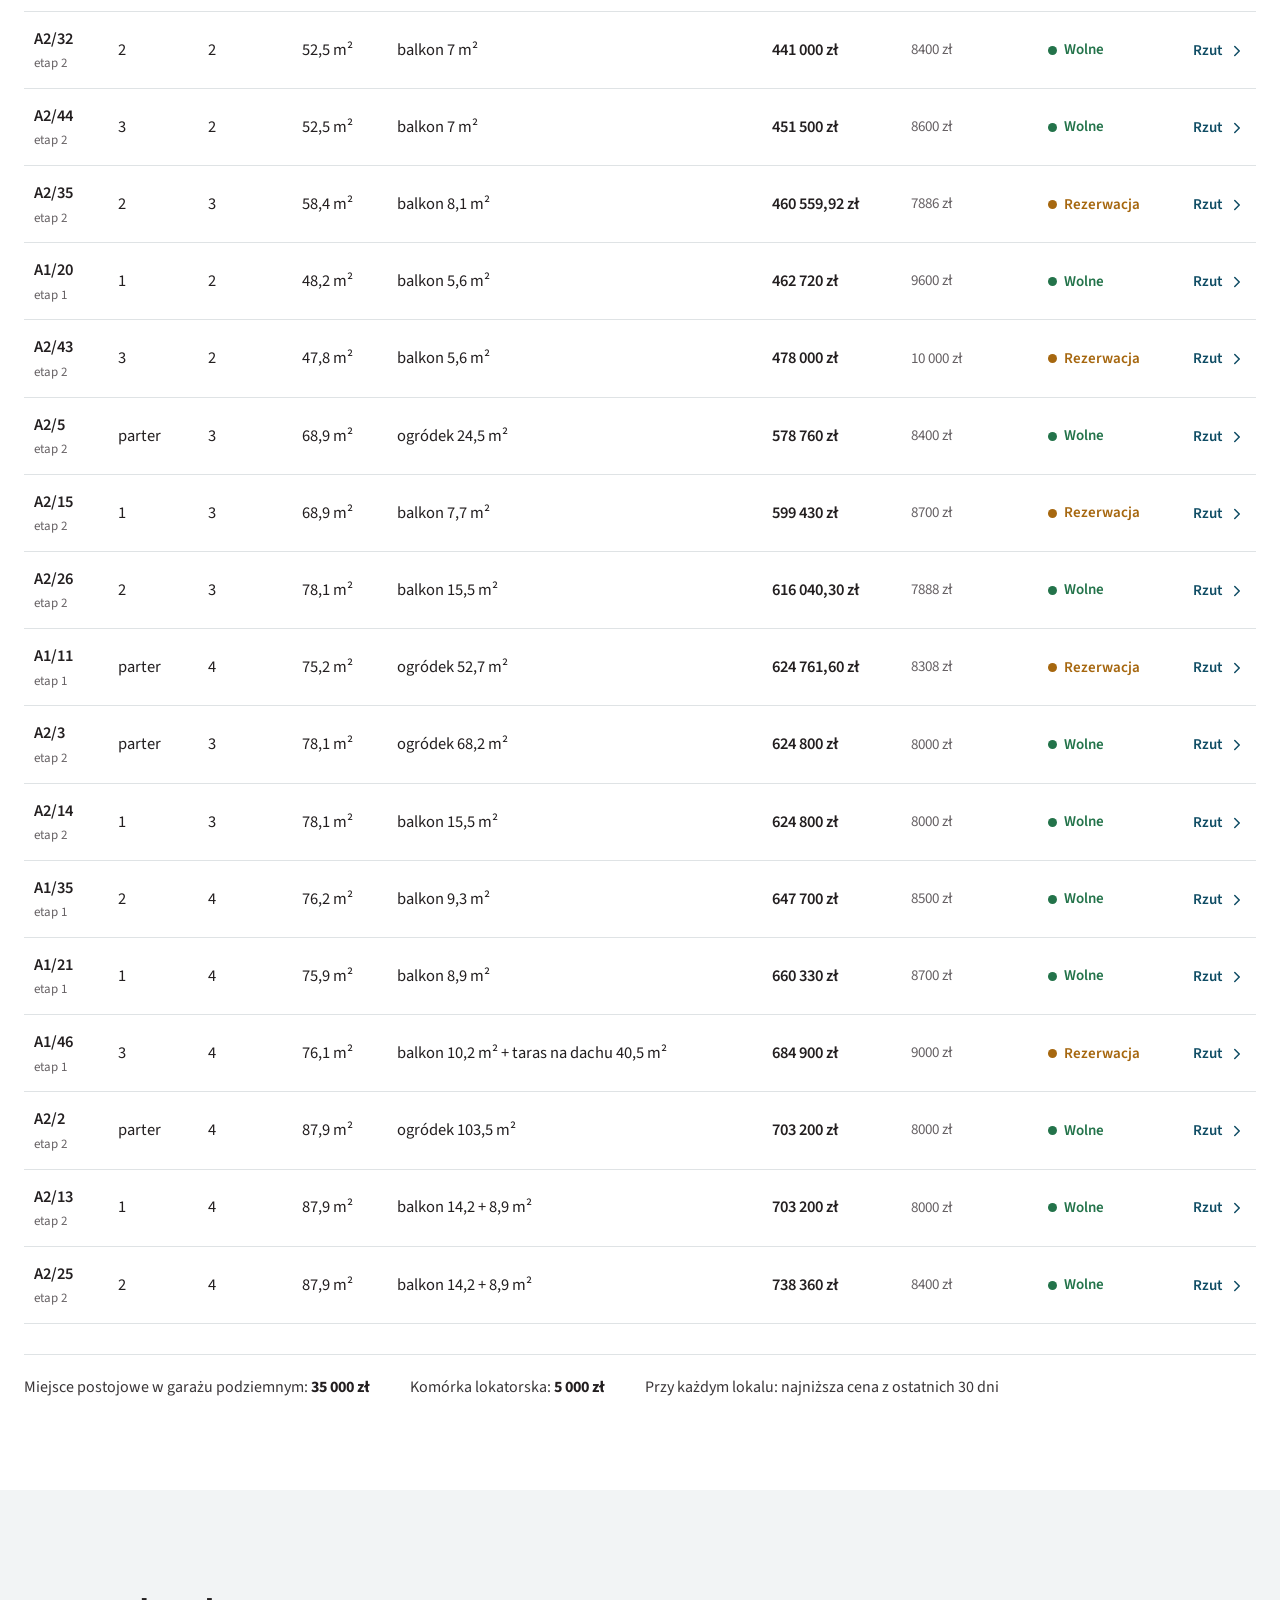
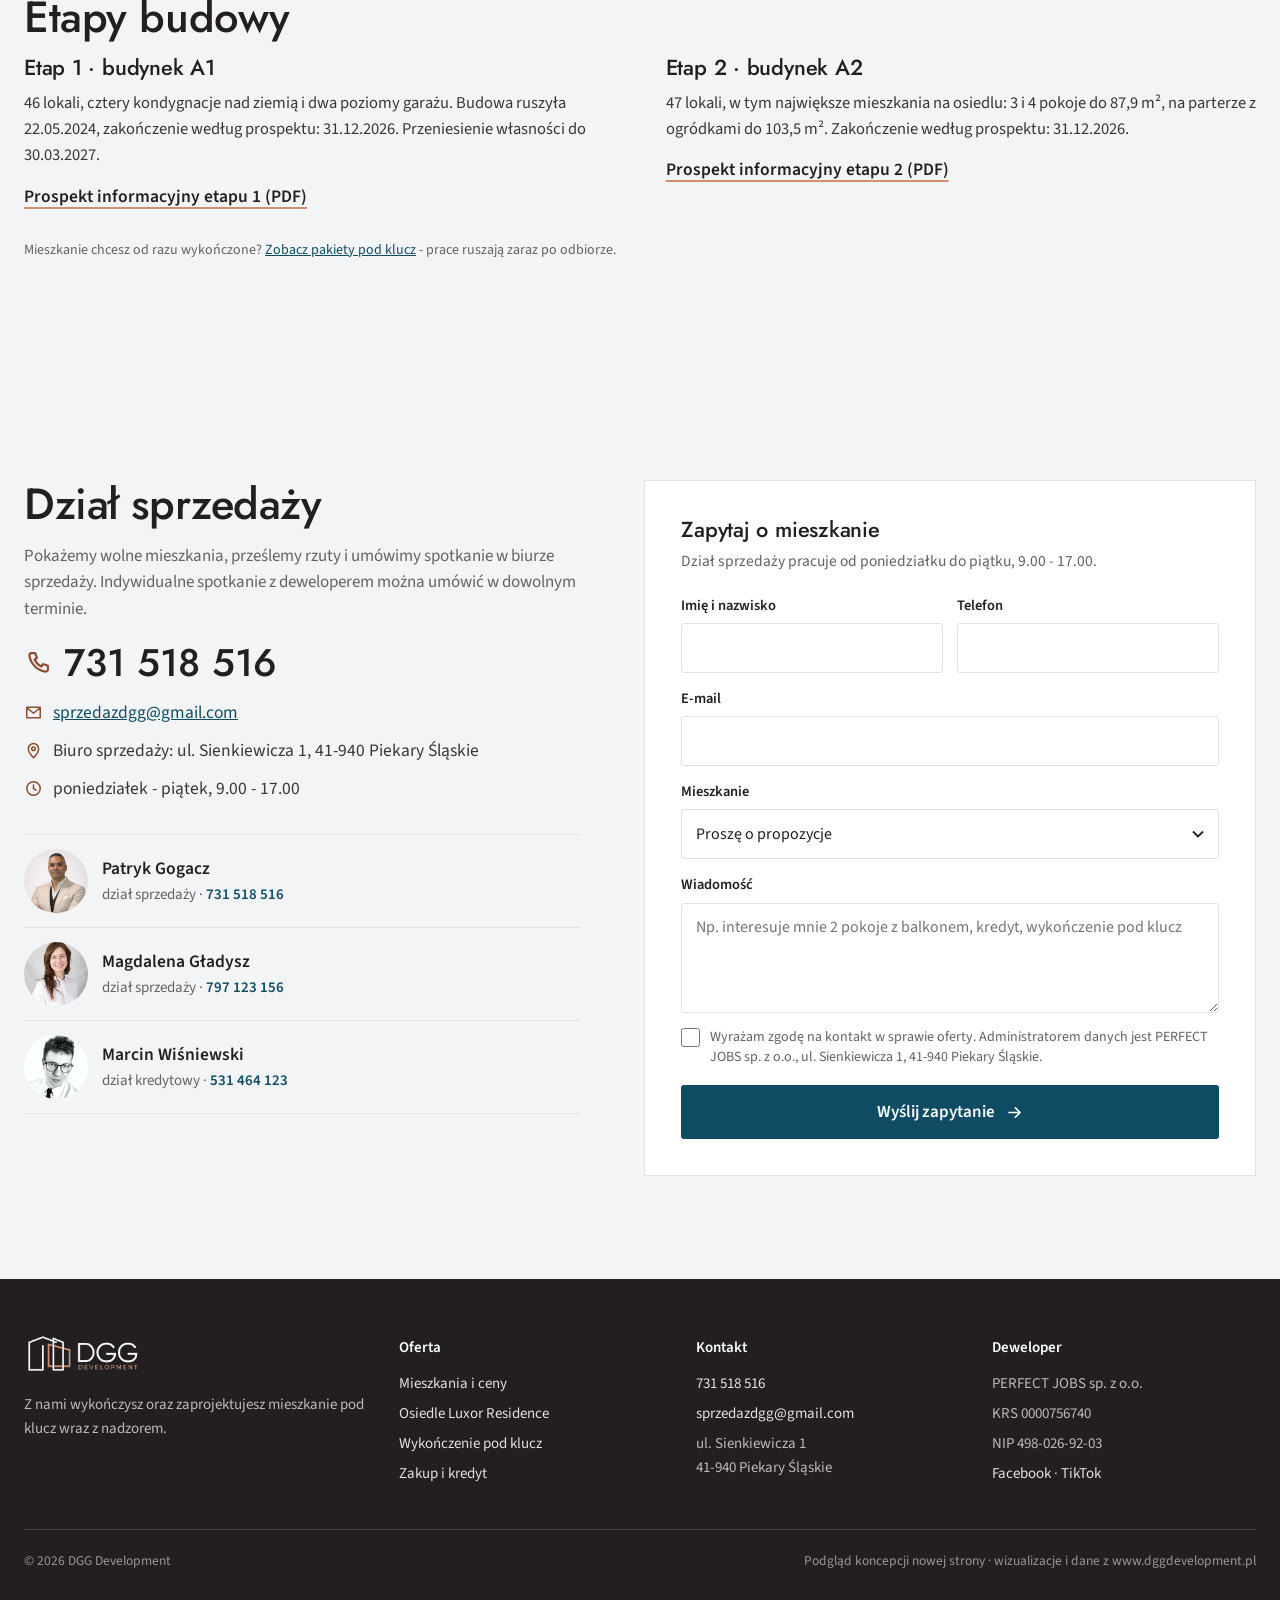
<file: mieszkania.html>
<!doctype html>
<html lang="pl">
<head>
<meta charset="utf-8">
<meta name="viewport" content="width=device-width, initial-scale=1, viewport-fit=cover">
<meta name="robots" content="noindex, nofollow">
<title>Mieszkania Luxor Residence Piekary Śląskie - ceny, rzuty, dostępność | DGG Development</title>
<meta name="description" content="Aktualna lista mieszkań w osiedlu Luxor Residence: etap 1 (budynek A1) i etap 2 (budynek A2). Filtr po liczbie pokoi, metrażu i piętrze, ceny, status i rzut każdego wolnego lokalu.">
<meta name="theme-color" content="#FFFFFF">
<link rel="icon" href="data:image/svg+xml,%3Csvg xmlns='http://www.w3.org/2000/svg' viewBox='0 0 32 32'%3E%3Crect width='32' height='32' fill='%23fff'/%3E%3Cpath d='M5 28V9l9-5 3 2v22' fill='none' stroke='%23231F20' stroke-width='2.4'/%3E%3Cpath d='M11 28V13l9-5 7 4v16' fill='none' stroke='%23D28F6F' stroke-width='2.4'/%3E%3C/svg%3E">
<link rel="preconnect" href="https://fonts.googleapis.com">
<link rel="preconnect" href="https://fonts.gstatic.com" crossorigin>
<link href="https://fonts.googleapis.com/css2?family=Jost:wght@400;500;600&family=Source+Sans+3:wght@400;500;600&display=swap" rel="stylesheet">
<link rel="stylesheet" href="style.css?v=12">
</head>
<body>
<svg width="0" height="0" style="position:absolute" aria-hidden="true">
  <symbol id="i-tel" viewBox="0 0 24 24"><path fill="none" stroke="currentColor" stroke-width="1.9" stroke-linejoin="round" d="M6.6 3.5h3l1.5 4.2-2 1.3a11 11 0 0 0 5.9 5.9l1.3-2 4.2 1.5v3a2 2 0 0 1-2.2 2A16.6 16.6 0 0 1 4.6 5.7a2 2 0 0 1 2-2.2Z"/></symbol>
  <symbol id="i-mail" viewBox="0 0 24 24"><path fill="none" stroke="currentColor" stroke-width="1.9" stroke-linejoin="round" d="M3.5 5.5h17v13h-17zM3.8 6l8.2 7 8.2-7"/></symbol>
  <symbol id="i-pin" viewBox="0 0 24 24"><path fill="none" stroke="currentColor" stroke-width="1.9" d="M12 21s-6.5-6.2-6.5-11.2a6.5 6.5 0 0 1 13 0C18.5 14.8 12 21 12 21Z"/><circle cx="12" cy="9.8" r="2.3" fill="none" stroke="currentColor" stroke-width="1.9"/></symbol>
  <symbol id="i-clock" viewBox="0 0 24 24"><circle cx="12" cy="12" r="8.5" fill="none" stroke="currentColor" stroke-width="1.9"/><path d="M12 7.5V12l3 2" fill="none" stroke="currentColor" stroke-width="1.9" stroke-linecap="round"/></symbol>
  <symbol id="i-arr" viewBox="0 0 24 24"><path fill="none" stroke="currentColor" stroke-width="2" stroke-linecap="round" stroke-linejoin="round" d="M5 12h13M13 6l6 6-6 6"/></symbol>
  <symbol id="i-doc" viewBox="0 0 24 24"><path fill="none" stroke="currentColor" stroke-width="1.8" stroke-linejoin="round" d="M6 3h8l4 4v14H6zM14 3v4h4M9 12h6M9 16h6"/></symbol>
</svg>

<header class="top">
  <div class="top-in">
    <a class="brand" href="index.html" aria-label="DGG Development - strona główna"><img src="logo/dgg-logo.png" alt="DGG Development" width="736" height="259"></a>
    <nav class="nav" id="nav" aria-label="Menu główne">
      <a href="mieszkania.html" aria-current="page">Mieszkania</a>
      <a href="index.html#inwestycja">Inwestycja</a>
      <a href="wykonczenie.html">Wykończenie pod klucz</a>
      <a href="index.html#lokalizacja">Lokalizacja</a>
      <a href="index.html#zakup">Zakup i kredyt</a>
      <a href="#kontakt">Kontakt</a>
    </nav>
    <a class="top-tel" href="tel:+48731518516" aria-label="Zadzwoń do działu sprzedaży: 731 518 516"><svg aria-hidden="true"><use href="#i-tel"/></svg><span>731 518 516</span></a>
    <button class="burger" id="burger" type="button" aria-label="Otwórz menu" aria-expanded="false" aria-controls="nav"><span></span><span></span><span></span></button>
  </div>
</header>

<main>

<section class="phead">
  <div class="wrap">
    <p class="crumb"><a href="index.html">Strona główna</a> / Mieszkania</p>
    <h1>Mieszkania w Luxor Residence: ceny, rzuty, dostępność</h1>
    <p class="sub">Etap 1 (budynek A1, 46 lokali) i etap 2 (budynek A2, 47 lokali). Teraz wolnych: <b data-ile-wolnych>22</b>, w rezerwacji: <b data-ile-rez>8</b>. Kliknij wiersz, żeby zobaczyć rzut.</p>
    <span id="heroCta" aria-hidden="true"></span>
  </div>
</section>

<section class="lista" id="lista" style="padding-bottom:clamp(56px,7vw,96px)">
  <div class="wrap" data-lista="pelna">
    <div class="etap-tabs" role="tablist" aria-label="Etap inwestycji">
      <button type="button" role="tab" data-etap="0" aria-selected="true">Wszystkie</button>
      <button type="button" role="tab" data-etap="1" aria-selected="false">Etap 1 <small>· budynek A1</small></button>
      <button type="button" role="tab" data-etap="2" aria-selected="false">Etap 2 <small>· budynek A2</small></button>
    </div>
    <div class="filters">
      <div class="fgroup"><span class="flab">Liczba pokoi</span>
        <div class="chips"><button class="chip" type="button" data-pok="1" aria-pressed="false">1</button><button class="chip" type="button" data-pok="2" aria-pressed="false">2</button><button class="chip" type="button" data-pok="3" aria-pressed="false">3</button><button class="chip" type="button" data-pok="4" aria-pressed="false">4</button></div>
      </div>
      <div class="fgroup f-sel"><label class="flab" for="f-met">Metraż</label>
        <select class="sel" id="f-met" data-f="met"><option value="">dowolny</option><option value="0-35">do 35 m²</option><option value="35-50">35 - 50 m²</option><option value="50-70">50 - 70 m²</option><option value="70-">ponad 70 m²</option></select>
      </div>
      <div class="fgroup f-sel"><label class="flab" for="f-pie">Piętro</label>
        <select class="sel" id="f-pie" data-f="pie"><option value="">dowolne</option><option value="0">parter z ogródkiem</option><option value="1">1. piętro</option><option value="2">2. piętro</option><option value="3">3. piętro</option></select>
      </div>
      <label class="chk"><input type="checkbox" data-f="sprz">Pokaż sprzedane</label>
    </div>
    <div class="res-info"><span data-info></span><span class="legend"><span class="st st-w">wolne</span><span class="st st-r">rezerwacja</span><span class="st st-s">sprzedane</span></span></div>
    <div class="tbl-wrap">
      <table class="lok">
        <thead><tr>
          <th scope="col" data-sort="n"><button type="button">Lokal</button></th>
          <th scope="col" data-sort="f"><button type="button">Piętro</button></th>
          <th scope="col" data-sort="k"><button type="button"><span class="hl">Pokoje</span><span class="hs">Pok.</span></button></th>
          <th scope="col" data-sort="m"><button type="button"><span class="hl">Metraż</span><span class="hs">m²</span></button></th>
          <th scope="col" class="t-hide-m">Balkon / ogródek</th>
          <th scope="col" data-sort="c"><button type="button">Cena</button></th>
          <th scope="col" class="t-m2c" data-sort="cm"><button type="button">Cena za m²</button></th>
          <th scope="col">Status</th>
          <th class="t-go"><span class="vh">Rzut</span></th>
        </tr></thead>
        <tbody></tbody>
      </table>
    </div>
    <div class="extra">
      <span>Miejsce postojowe w garażu podziemnym: <b>35 000 zł</b></span>
      <span>Komórka lokatorska: <b>5 000 zł</b></span>
      <span>Przy każdym lokalu: najniższa cena z ostatnich 30 dni</span>
    </div>
  </div>
</section>

<section class="sec sec-alt">
  <div class="wrap">
    <h2>Etapy budowy</h2>
    <div class="etapy">
      <div>
        <h3>Etap 1 · budynek A1</h3>
        <p>46 lokali, cztery kondygnacje nad ziemią i dwa poziomy garażu. Budowa ruszyła 22.05.2024, zakończenie według prospektu: 31.12.2026. Przeniesienie własności do 30.03.2027.</p>
        <a class="link-more" href="https://www.dggdevelopment.pl/asset/PROSPEKT%20informacyjny%20LUXOR%20Residence%2029.07.2024.pdf" target="_blank" rel="noopener">Prospekt informacyjny etapu 1 (PDF)</a>
      </div>
      <div>
        <h3>Etap 2 · budynek A2</h3>
        <p>47 lokali, w tym największe mieszkania na osiedlu: 3 i 4 pokoje do 87,9 m², na parterze z ogródkami do 103,5 m². Zakończenie według prospektu: 31.12.2026.</p>
        <a class="link-more" href="https://www.dggdevelopment.pl/asset/PROSPEKT%20A2%20informacyjny%20LUXOR%20ZADANIE%20II%2022.11.2024%20.pdf" target="_blank" rel="noopener">Prospekt informacyjny etapu 2 (PDF)</a>
      </div>
    </div>
    <p class="note-vis" style="margin-top:28px">Mieszkanie chcesz od razu wykończone? <a href="wykonczenie.html">Zobacz pakiety pod klucz</a> - prace ruszają zaraz po odbiorze.</p>
  </div>
</section>

<section class="sec kontakt" id="kontakt">
  <div class="wrap kt-grid">
    <div>
      <h2>Dział sprzedaży</h2>
      <p class="sub">Pokażemy wolne mieszkania, prześlemy rzuty i umówimy spotkanie w biurze sprzedaży. Indywidualne spotkanie z deweloperem można umówić w dowolnym terminie.</p>
      <a class="big-tel" href="tel:+48731518516"><svg aria-hidden="true"><use href="#i-tel"/></svg>731 518 516</a>
      <ul class="kt-data">
        <li><svg aria-hidden="true"><use href="#i-mail"/></svg><a href="mailto:sprzedazdgg@gmail.com">sprzedazdgg@gmail.com</a></li>
        <li><svg aria-hidden="true"><use href="#i-pin"/></svg><span>Biuro sprzedaży: ul. Sienkiewicza 1, 41-940 Piekary Śląskie</span></li>
        <li><svg aria-hidden="true"><use href="#i-clock"/></svg><span>poniedziałek - piątek, 9.00 - 17.00</span></li>
      </ul>
      <ul class="ppl">
        <li><img src="img/os-gogacz.jpg" alt="" width="480" height="720" loading="lazy"><div><b>Patryk Gogacz</b><span>dział sprzedaży · <a href="tel:+48731518516">731 518 516</a></span></div></li>
        <li><img src="img/os-gladysz.jpg" alt="" width="480" height="720" loading="lazy"><div><b>Magdalena Gładysz</b><span>dział sprzedaży · <a href="tel:+48797123156">797 123 156</a></span></div></li>
        <li><img src="img/os-wisniewski.jpg" alt="" width="464" height="464" loading="lazy"><div><b>Marcin Wiśniewski</b><span>dział kredytowy · <a href="tel:+48531464123">531 464 123</a></span></div></li>
      </ul>
    </div>
    <form class="form" id="form" novalidate>
      <h3>Zapytaj o mieszkanie</h3>
      <p class="fsub">Dział sprzedaży pracuje od poniedziałku do piątku, 9.00 - 17.00.</p>
      <div class="frow">
        <div class="fld"><label for="f-imie">Imię i nazwisko</label><input id="f-imie" name="imie" autocomplete="name"></div>
        <div class="fld"><label for="f-tel">Telefon</label><input id="f-tel" name="tel" type="tel" autocomplete="tel" inputmode="tel"></div>
      </div>
      <div class="fld"><label for="f-mail">E-mail</label><input id="f-mail" name="mail" type="email" autocomplete="email"></div>
      <div class="fld"><label for="f-lokal">Mieszkanie</label><select id="f-lokal" name="lokal"><option value="">Proszę o propozycje</option></select></div>
      <div class="fld"><label for="f-wiad">Wiadomość</label><textarea id="f-wiad" name="wiad" placeholder="Np. interesuje mnie 2 pokoje z balkonem, kredyt, wykończenie pod klucz"></textarea></div>
      <label class="zgoda"><input type="checkbox" name="zgoda">Wyrażam zgodę na kontakt w sprawie oferty. Administratorem danych jest PERFECT JOBS sp. z o.o., ul. Sienkiewicza 1, 41-940 Piekary Śląskie.</label>
      <button class="btn" type="submit">Wyślij zapytanie<svg aria-hidden="true"><use href="#i-arr"/></svg></button>
      <p class="form-msg" id="formMsg" hidden role="status">To podgląd nowej strony - formularz zacznie wysyłać wiadomości do działu sprzedaży po wdrożeniu. Teraz najszybciej: 731 518 516.</p>
    </form>
  </div>
</section>
</main>

<footer class="foot">
  <div class="wrap">
    <div class="foot-grid">
      <div>
        <img src="logo/dgg-logo-biale.png" alt="DGG Development" width="736" height="259" loading="lazy">
        <p>Z nami wykończysz oraz zaprojektujesz mieszkanie pod klucz wraz z nadzorem.</p>
      </div>
      <div>
        <h4>Oferta</h4>
        <ul><li><a href="mieszkania.html">Mieszkania i ceny</a></li><li><a href="index.html#inwestycja">Osiedle Luxor Residence</a></li><li><a href="wykonczenie.html">Wykończenie pod klucz</a></li><li><a href="index.html#zakup">Zakup i kredyt</a></li></ul>
      </div>
      <div>
        <h4>Kontakt</h4>
        <ul><li><a href="tel:+48731518516">731 518 516</a></li><li><a href="mailto:sprzedazdgg@gmail.com">sprzedazdgg@gmail.com</a></li><li>ul. Sienkiewicza 1<br>41-940 Piekary Śląskie</li></ul>
      </div>
      <div>
        <h4>Deweloper</h4>
        <ul><li>PERFECT JOBS sp. z o.o.</li><li>KRS 0000756740</li><li>NIP 498-026-92-03</li><li><a href="https://www.facebook.com/profile.php?id=61551097101975" rel="noopener" target="_blank">Facebook</a> · <a href="https://www.tiktok.com/@dgg.development" rel="noopener" target="_blank">TikTok</a></li></ul>
      </div>
    </div>
    <div class="foot-bot"><span>© 2026 DGG Development</span><span>Podgląd koncepcji nowej strony · wizualizacje i dane z www.dggdevelopment.pl</span></div>
  </div>
</footer>

<div class="mob" id="mob">
  <a class="m-tel" href="tel:+48731518516"><svg aria-hidden="true"><use href="#i-tel"/></svg>Zadzwoń</a>
  <a class="m-cta" href="#kontakt">Zapytaj o mieszkanie</a>
</div>
<dialog class="lokal" id="lokal" aria-label="Szczegóły mieszkania"></dialog>
<script src="lokale.js?v=12"></script>
<script src="lokale-ui.js?v=12"></script>
<script src="app.js?v=12"></script>
</body>
</html>
</file>
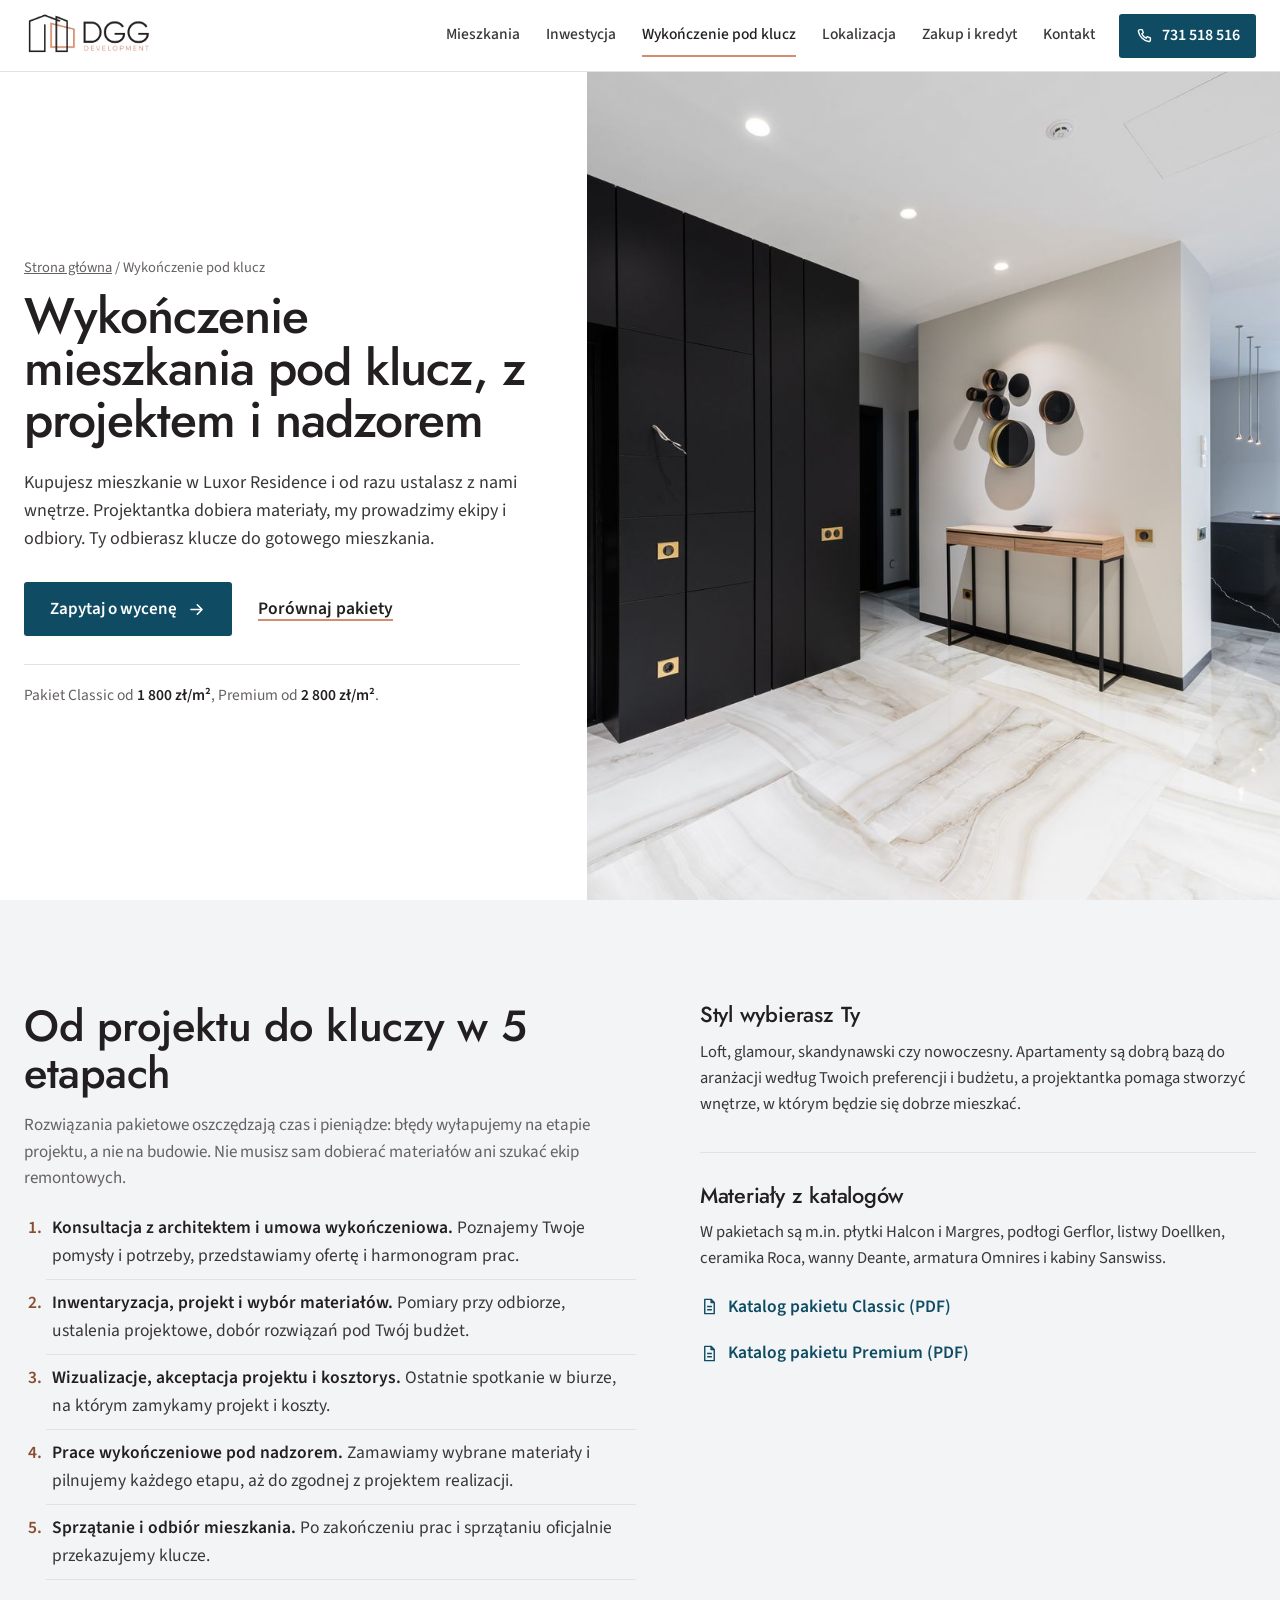
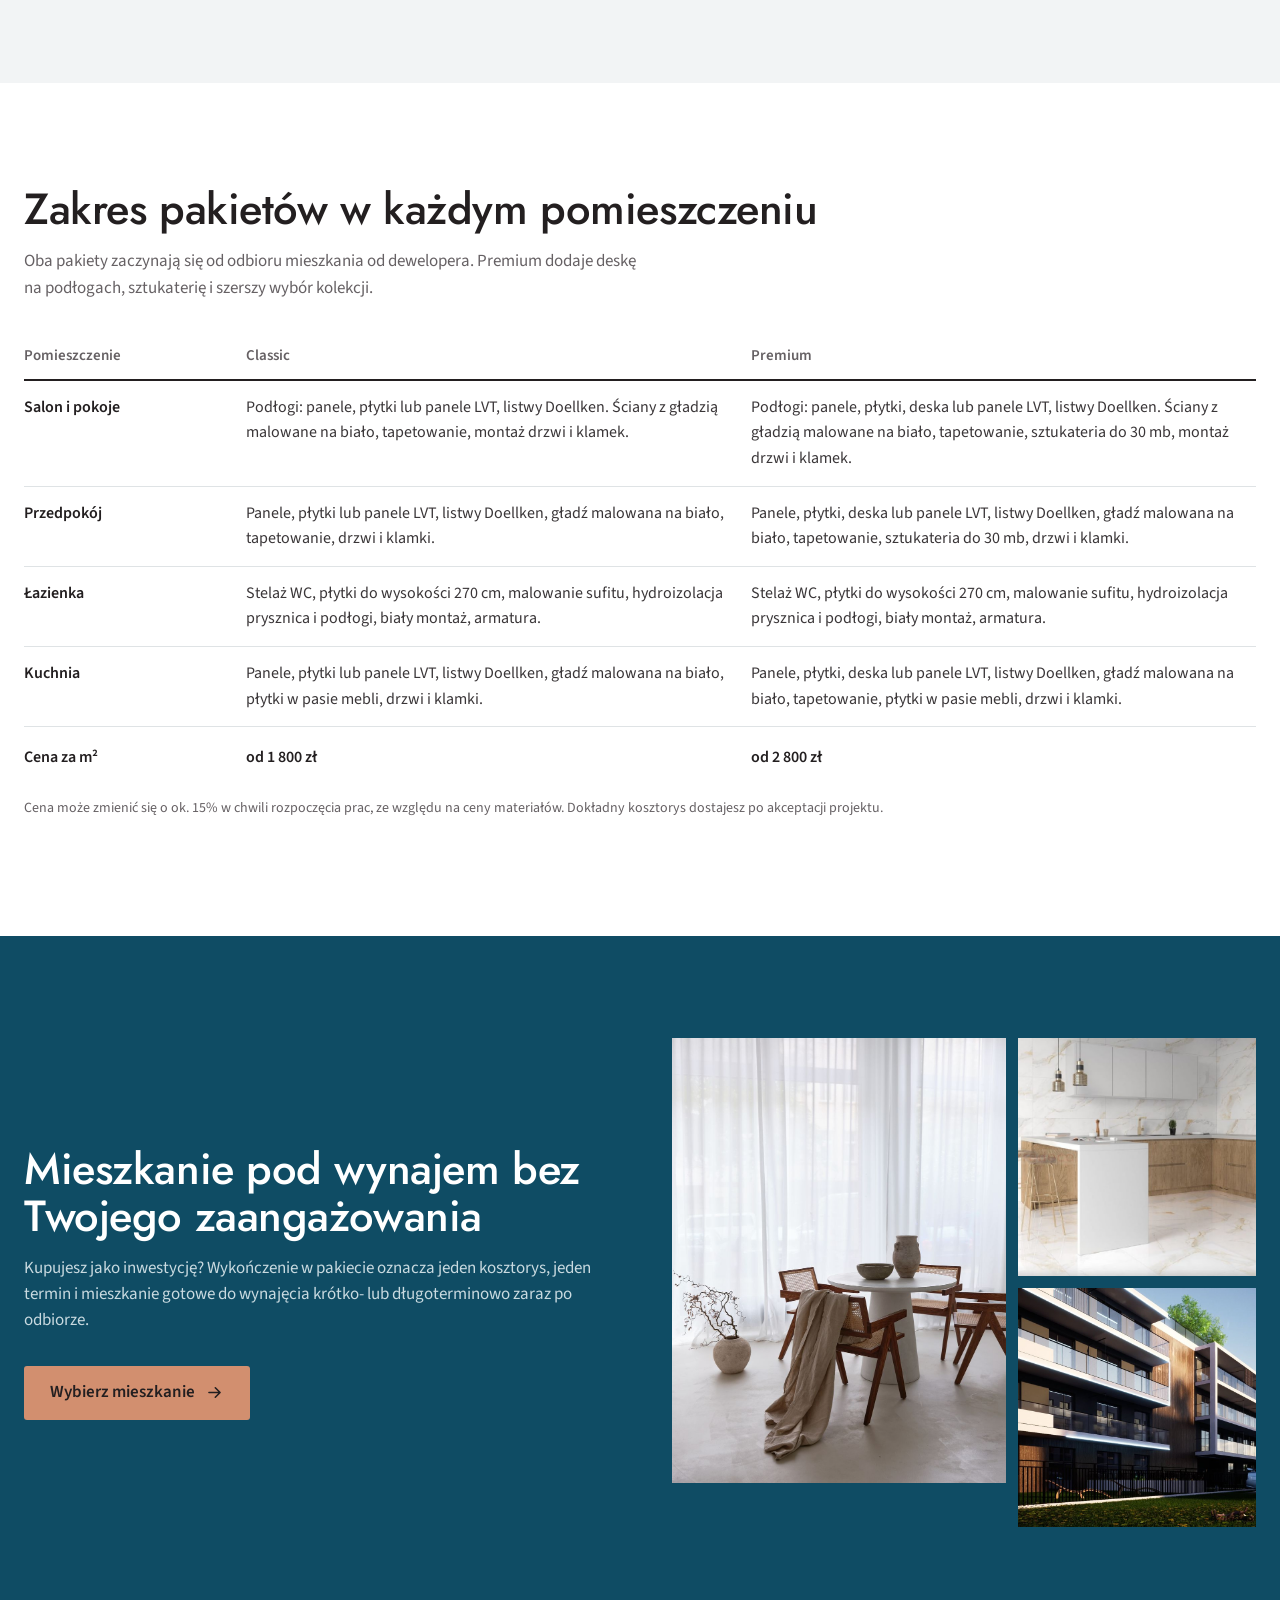
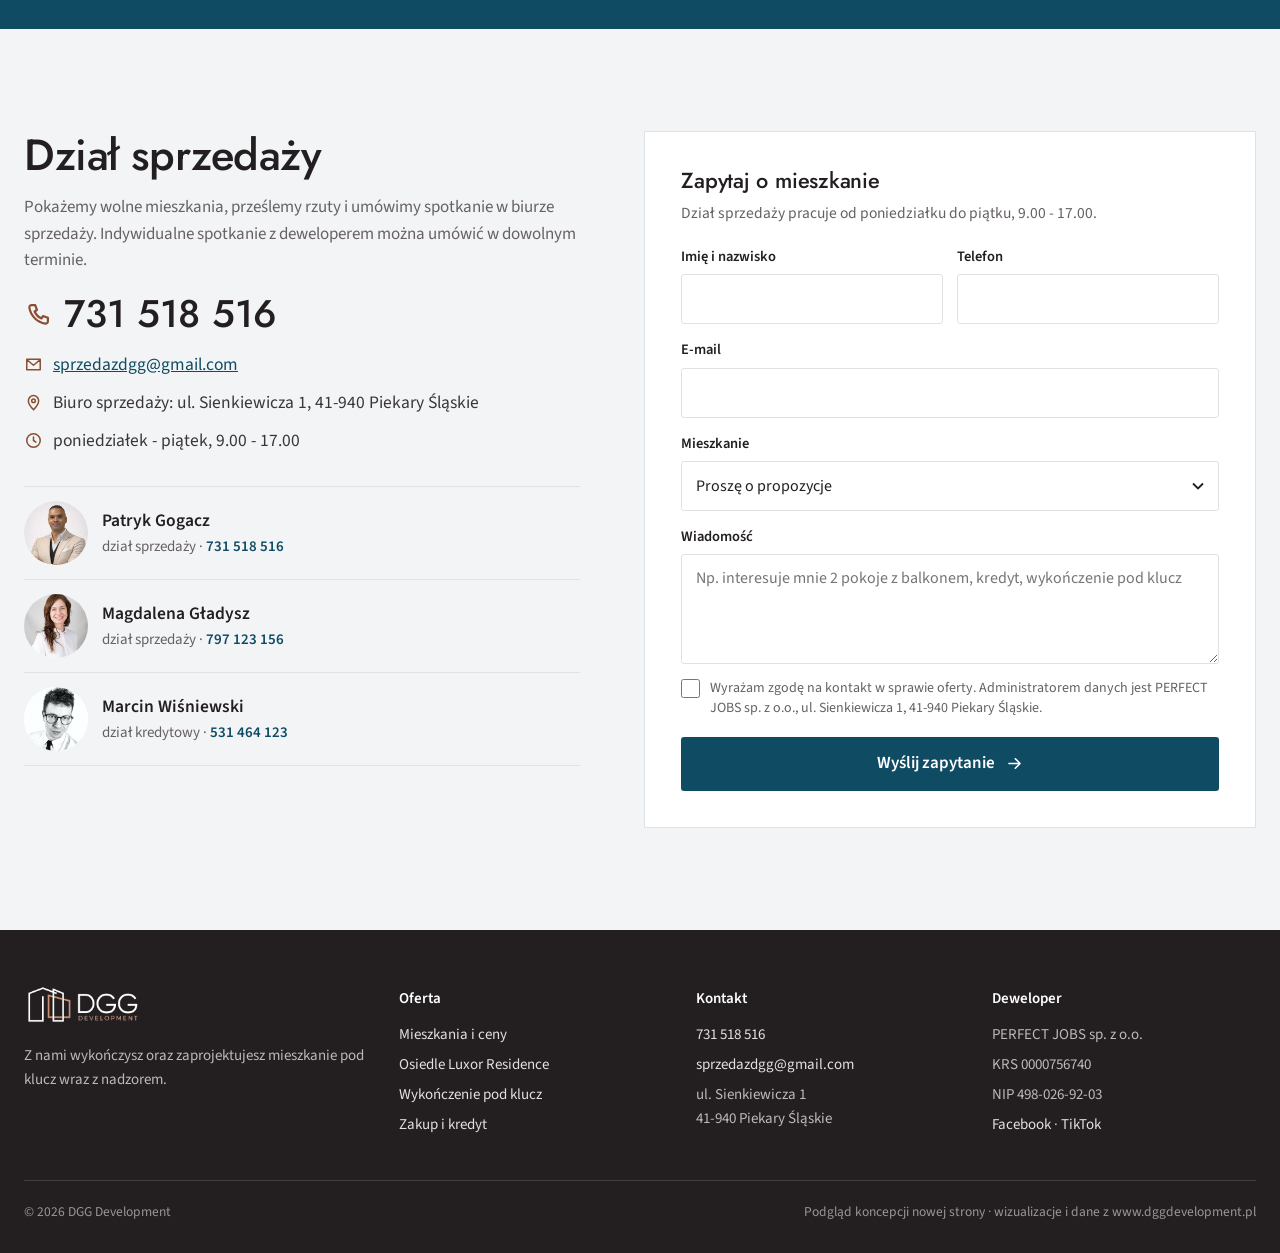
<file: wykonczenie.html>
<!doctype html>
<html lang="pl">
<head>
<meta charset="utf-8">
<meta name="viewport" content="width=device-width, initial-scale=1, viewport-fit=cover">
<meta name="robots" content="noindex, nofollow">
<title>Wykończenie mieszkania pod klucz z nadzorem - pakiety Classic i Premium | DGG Development</title>
<meta name="description" content="Wykończenie mieszkania pod klucz z projektem i nadzorem: pakiet Classic od 1 800 zł/m², Premium od 2 800 zł/m². Zakres prac w każdym pomieszczeniu i 5 etapów od projektu do odbioru kluczy.">
<meta name="theme-color" content="#FFFFFF">
<link rel="icon" href="data:image/svg+xml,%3Csvg xmlns='http://www.w3.org/2000/svg' viewBox='0 0 32 32'%3E%3Crect width='32' height='32' fill='%23fff'/%3E%3Cpath d='M5 28V9l9-5 3 2v22' fill='none' stroke='%23231F20' stroke-width='2.4'/%3E%3Cpath d='M11 28V13l9-5 7 4v16' fill='none' stroke='%23D28F6F' stroke-width='2.4'/%3E%3C/svg%3E">
<link rel="preconnect" href="https://fonts.googleapis.com">
<link rel="preconnect" href="https://fonts.gstatic.com" crossorigin>
<link href="https://fonts.googleapis.com/css2?family=Jost:wght@400;500;600&family=Source+Sans+3:wght@400;500;600&display=swap" rel="stylesheet">
<link rel="preload" as="image" href="img/wnetrze-hol.jpg">
<link rel="stylesheet" href="style.css?v=12">
</head>
<body>
<svg width="0" height="0" style="position:absolute" aria-hidden="true">
  <symbol id="i-tel" viewBox="0 0 24 24"><path fill="none" stroke="currentColor" stroke-width="1.9" stroke-linejoin="round" d="M6.6 3.5h3l1.5 4.2-2 1.3a11 11 0 0 0 5.9 5.9l1.3-2 4.2 1.5v3a2 2 0 0 1-2.2 2A16.6 16.6 0 0 1 4.6 5.7a2 2 0 0 1 2-2.2Z"/></symbol>
  <symbol id="i-mail" viewBox="0 0 24 24"><path fill="none" stroke="currentColor" stroke-width="1.9" stroke-linejoin="round" d="M3.5 5.5h17v13h-17zM3.8 6l8.2 7 8.2-7"/></symbol>
  <symbol id="i-pin" viewBox="0 0 24 24"><path fill="none" stroke="currentColor" stroke-width="1.9" d="M12 21s-6.5-6.2-6.5-11.2a6.5 6.5 0 0 1 13 0C18.5 14.8 12 21 12 21Z"/><circle cx="12" cy="9.8" r="2.3" fill="none" stroke="currentColor" stroke-width="1.9"/></symbol>
  <symbol id="i-clock" viewBox="0 0 24 24"><circle cx="12" cy="12" r="8.5" fill="none" stroke="currentColor" stroke-width="1.9"/><path d="M12 7.5V12l3 2" fill="none" stroke="currentColor" stroke-width="1.9" stroke-linecap="round"/></symbol>
  <symbol id="i-arr" viewBox="0 0 24 24"><path fill="none" stroke="currentColor" stroke-width="2" stroke-linecap="round" stroke-linejoin="round" d="M5 12h13M13 6l6 6-6 6"/></symbol>
  <symbol id="i-doc" viewBox="0 0 24 24"><path fill="none" stroke="currentColor" stroke-width="1.8" stroke-linejoin="round" d="M6 3h8l4 4v14H6zM14 3v4h4M9 12h6M9 16h6"/></symbol>
</svg>

<header class="top">
  <div class="top-in">
    <a class="brand" href="index.html" aria-label="DGG Development - strona główna"><img src="logo/dgg-logo.png" alt="DGG Development" width="736" height="259"></a>
    <nav class="nav" id="nav" aria-label="Menu główne">
      <a href="mieszkania.html">Mieszkania</a>
      <a href="index.html#inwestycja">Inwestycja</a>
      <a href="wykonczenie.html" aria-current="page">Wykończenie pod klucz</a>
      <a href="index.html#lokalizacja">Lokalizacja</a>
      <a href="index.html#zakup">Zakup i kredyt</a>
      <a href="#kontakt">Kontakt</a>
    </nav>
    <a class="top-tel" href="tel:+48731518516" aria-label="Zadzwoń do działu sprzedaży: 731 518 516"><svg aria-hidden="true"><use href="#i-tel"/></svg><span>731 518 516</span></a>
    <button class="burger" id="burger" type="button" aria-label="Otwórz menu" aria-expanded="false" aria-controls="nav"><span></span><span></span><span></span></button>
  </div>
</header>

<main>

<section class="hero hero-w">
  <figure class="hero-ph">
    <img src="img/wnetrze-hol.jpg" alt="Przykładowe wnętrze z katalogu pakietów: przedpokój z czarną zabudową i płytkami w marmurze" width="1600" height="1068" fetchpriority="high" style="object-position:55% 50%">
  </figure>
  <div class="hero-in">
    <p class="crumb"><a href="index.html">Strona główna</a> / Wykończenie pod klucz</p>
    <h1>Wykończenie mieszkania pod klucz, z projektem i nadzorem</h1>
    <p class="lead">Kupujesz mieszkanie w Luxor Residence i od razu ustalasz z nami wnętrze. Projektantka dobiera materiały, my prowadzimy ekipy i odbiory. Ty odbierasz klucze do gotowego mieszkania.</p>
    <div class="hero-act" id="heroCta">
      <a class="btn" href="#kontakt">Zapytaj o wycenę<svg aria-hidden="true"><use href="#i-arr"/></svg></a>
      <a class="link-more" href="#pakiety">Porównaj pakiety</a>
    </div>
    <p class="hero-note">Pakiet Classic od <b>1 800 zł/m²</b>, Premium od <b>2 800 zł/m²</b>.</p>
  </div>
</section>

<section class="sec sec-alt" id="proces">
  <div class="wrap buy-grid">
    <div>
      <h2>Od projektu do kluczy w 5 etapach</h2>
      <p class="sub">Rozwiązania pakietowe oszczędzają czas i pieniądze: błędy wyłapujemy na etapie projektu, a nie na budowie. Nie musisz sam dobierać materiałów ani szukać ekip remontowych.</p>
      <ol class="steps">
        <li><b>Konsultacja z architektem i umowa wykończeniowa.</b> Poznajemy Twoje pomysły i potrzeby, przedstawiamy ofertę i harmonogram prac.</li>
        <li><b>Inwentaryzacja, projekt i wybór materiałów.</b> Pomiary przy odbiorze, ustalenia projektowe, dobór rozwiązań pod Twój budżet.</li>
        <li><b>Wizualizacje, akceptacja projektu i kosztorys.</b> Ostatnie spotkanie w biurze, na którym zamykamy projekt i koszty.</li>
        <li><b>Prace wykończeniowe pod nadzorem.</b> Zamawiamy wybrane materiały i pilnujemy każdego etapu, aż do zgodnej z projektem realizacji.</li>
        <li><b>Sprzątanie i odbiór mieszkania.</b> Po zakończeniu prac i sprzątaniu oficjalnie przekazujemy klucze.</li>
      </ol>
    </div>
    <div>
      <div class="side">
        <h3>Styl wybierasz Ty</h3>
        <p>Loft, glamour, skandynawski czy nowoczesny. Apartamenty są dobrą bazą do aranżacji według Twoich preferencji i budżetu, a projektantka pomaga stworzyć wnętrze, w którym będzie się dobrze mieszkać.</p>
      </div>
      <div class="side">
        <h3>Materiały z katalogów</h3>
        <p>W pakietach są m.in. płytki Halcon i Margres, podłogi Gerflor, listwy Doellken, ceramika Roca, wanny Deante, armatura Omnires i kabiny Sanswiss.</p>
        <ul class="docs">
          <li><a href="https://www.dggdevelopment.pl/asset/Pakiet%20Classic.pdf" target="_blank" rel="noopener"><svg aria-hidden="true"><use href="#i-doc"/></svg>Katalog pakietu Classic (PDF)</a></li>
          <li><a href="https://www.dggdevelopment.pl/asset/Pakiet%20Premium.pdf" target="_blank" rel="noopener"><svg aria-hidden="true"><use href="#i-doc"/></svg>Katalog pakietu Premium (PDF)</a></li>
        </ul>
      </div>
    </div>
  </div>
</section>

<section class="sec" id="pakiety">
  <div class="wrap">
    <div class="sec-head">
      <div>
        <h2>Zakres pakietów w każdym pomieszczeniu</h2>
        <p class="sub">Oba pakiety zaczynają się od odbioru mieszkania od dewelopera. Premium dodaje deskę na podłogach, sztukaterię i szerszy wybór kolekcji.</p>
      </div>
    </div>
    <div class="zak-wrap">
      <table class="zakres">
        <thead><tr><th scope="col">Pomieszczenie</th><th scope="col">Classic</th><th scope="col">Premium</th></tr></thead>
        <tbody>
          <tr><th scope="row">Salon i pokoje</th><td data-p="Classic">Podłogi: panele, płytki lub panele LVT, listwy Doellken. Ściany z gładzią malowane na biało, tapetowanie, montaż drzwi i klamek.</td><td data-p="Premium">Podłogi: panele, płytki, deska lub panele LVT, listwy Doellken. Ściany z gładzią malowane na biało, tapetowanie, sztukateria do 30 mb, montaż drzwi i klamek.</td></tr>
          <tr><th scope="row">Przedpokój</th><td data-p="Classic">Panele, płytki lub panele LVT, listwy Doellken, gładź malowana na biało, tapetowanie, drzwi i klamki.</td><td data-p="Premium">Panele, płytki, deska lub panele LVT, listwy Doellken, gładź malowana na biało, tapetowanie, sztukateria do 30 mb, drzwi i klamki.</td></tr>
          <tr><th scope="row">Łazienka</th><td data-p="Classic">Stelaż WC, płytki do wysokości 270 cm, malowanie sufitu, hydroizolacja prysznica i podłogi, biały montaż, armatura.</td><td data-p="Premium">Stelaż WC, płytki do wysokości 270 cm, malowanie sufitu, hydroizolacja prysznica i podłogi, biały montaż, armatura.</td></tr>
          <tr><th scope="row">Kuchnia</th><td data-p="Classic">Panele, płytki lub panele LVT, listwy Doellken, gładź malowana na biało, płytki w pasie mebli, drzwi i klamki.</td><td data-p="Premium">Panele, płytki, deska lub panele LVT, listwy Doellken, gładź malowana na biało, tapetowanie, płytki w pasie mebli, drzwi i klamki.</td></tr>
        </tbody>
        <tfoot><tr><th scope="row">Cena za m²</th><td data-p="Classic">od 1 800 zł</td><td data-p="Premium">od 2 800 zł</td></tr></tfoot>
      </table>
    </div>
    <p class="note-vis">Cena może zmienić się o ok. 15% w chwili rozpoczęcia prac, ze względu na ceny materiałów. Dokładny kosztorys dostajesz po akceptacji projektu.</p>
  </div>
</section>

<section class="sec klucz">
  <div class="wrap k-grid">
    <div>
      <h2>Mieszkanie pod wynajem bez Twojego zaangażowania</h2>
      <p class="sub">Kupujesz jako inwestycję? Wykończenie w pakiecie oznacza jeden kosztorys, jeden termin i mieszkanie gotowe do wynajęcia krótko- lub długoterminowo zaraz po odbiorze.</p>
      <div class="k-act"><a class="btn btn-cu" href="mieszkania.html">Wybierz mieszkanie<svg aria-hidden="true"><use href="#i-arr"/></svg></a></div>
    </div>
    <div class="k-ph">
      <figure class="p1"><img src="img/wnetrze-jadalnia.jpg" alt="Przykładowe wnętrze: jadalnia" width="1000" height="1333" loading="lazy"></figure>
      <figure class="p2"><img src="img/wnetrze-kuchnia.jpg" alt="Przykładowe wnętrze: kuchnia" width="713" height="618" loading="lazy"></figure>
      <figure class="p3"><img src="img/detal.jpg" alt="Wizualizacja budynku Luxor Residence" width="1400" height="788" loading="lazy" style="object-position:30% 50%"></figure>
    </div>
  </div>
</section>

<section class="sec kontakt" id="kontakt">
  <div class="wrap kt-grid">
    <div>
      <h2>Dział sprzedaży</h2>
      <p class="sub">Pokażemy wolne mieszkania, prześlemy rzuty i umówimy spotkanie w biurze sprzedaży. Indywidualne spotkanie z deweloperem można umówić w dowolnym terminie.</p>
      <a class="big-tel" href="tel:+48731518516"><svg aria-hidden="true"><use href="#i-tel"/></svg>731 518 516</a>
      <ul class="kt-data">
        <li><svg aria-hidden="true"><use href="#i-mail"/></svg><a href="mailto:sprzedazdgg@gmail.com">sprzedazdgg@gmail.com</a></li>
        <li><svg aria-hidden="true"><use href="#i-pin"/></svg><span>Biuro sprzedaży: ul. Sienkiewicza 1, 41-940 Piekary Śląskie</span></li>
        <li><svg aria-hidden="true"><use href="#i-clock"/></svg><span>poniedziałek - piątek, 9.00 - 17.00</span></li>
      </ul>
      <ul class="ppl">
        <li><img src="img/os-gogacz.jpg" alt="" width="480" height="720" loading="lazy"><div><b>Patryk Gogacz</b><span>dział sprzedaży · <a href="tel:+48731518516">731 518 516</a></span></div></li>
        <li><img src="img/os-gladysz.jpg" alt="" width="480" height="720" loading="lazy"><div><b>Magdalena Gładysz</b><span>dział sprzedaży · <a href="tel:+48797123156">797 123 156</a></span></div></li>
        <li><img src="img/os-wisniewski.jpg" alt="" width="464" height="464" loading="lazy"><div><b>Marcin Wiśniewski</b><span>dział kredytowy · <a href="tel:+48531464123">531 464 123</a></span></div></li>
      </ul>
    </div>
    <form class="form" id="form" novalidate>
      <h3>Zapytaj o mieszkanie</h3>
      <p class="fsub">Dział sprzedaży pracuje od poniedziałku do piątku, 9.00 - 17.00.</p>
      <div class="frow">
        <div class="fld"><label for="f-imie">Imię i nazwisko</label><input id="f-imie" name="imie" autocomplete="name"></div>
        <div class="fld"><label for="f-tel">Telefon</label><input id="f-tel" name="tel" type="tel" autocomplete="tel" inputmode="tel"></div>
      </div>
      <div class="fld"><label for="f-mail">E-mail</label><input id="f-mail" name="mail" type="email" autocomplete="email"></div>
      <div class="fld"><label for="f-lokal">Mieszkanie</label><select id="f-lokal" name="lokal"><option value="">Proszę o propozycje</option></select></div>
      <div class="fld"><label for="f-wiad">Wiadomość</label><textarea id="f-wiad" name="wiad" placeholder="Np. interesuje mnie 2 pokoje z balkonem, kredyt, wykończenie pod klucz"></textarea></div>
      <label class="zgoda"><input type="checkbox" name="zgoda">Wyrażam zgodę na kontakt w sprawie oferty. Administratorem danych jest PERFECT JOBS sp. z o.o., ul. Sienkiewicza 1, 41-940 Piekary Śląskie.</label>
      <button class="btn" type="submit">Wyślij zapytanie<svg aria-hidden="true"><use href="#i-arr"/></svg></button>
      <p class="form-msg" id="formMsg" hidden role="status">To podgląd nowej strony - formularz zacznie wysyłać wiadomości do działu sprzedaży po wdrożeniu. Teraz najszybciej: 731 518 516.</p>
    </form>
  </div>
</section>
</main>

<footer class="foot">
  <div class="wrap">
    <div class="foot-grid">
      <div>
        <img src="logo/dgg-logo-biale.png" alt="DGG Development" width="736" height="259" loading="lazy">
        <p>Z nami wykończysz oraz zaprojektujesz mieszkanie pod klucz wraz z nadzorem.</p>
      </div>
      <div>
        <h4>Oferta</h4>
        <ul><li><a href="mieszkania.html">Mieszkania i ceny</a></li><li><a href="index.html#inwestycja">Osiedle Luxor Residence</a></li><li><a href="wykonczenie.html">Wykończenie pod klucz</a></li><li><a href="index.html#zakup">Zakup i kredyt</a></li></ul>
      </div>
      <div>
        <h4>Kontakt</h4>
        <ul><li><a href="tel:+48731518516">731 518 516</a></li><li><a href="mailto:sprzedazdgg@gmail.com">sprzedazdgg@gmail.com</a></li><li>ul. Sienkiewicza 1<br>41-940 Piekary Śląskie</li></ul>
      </div>
      <div>
        <h4>Deweloper</h4>
        <ul><li>PERFECT JOBS sp. z o.o.</li><li>KRS 0000756740</li><li>NIP 498-026-92-03</li><li><a href="https://www.facebook.com/profile.php?id=61551097101975" rel="noopener" target="_blank">Facebook</a> · <a href="https://www.tiktok.com/@dgg.development" rel="noopener" target="_blank">TikTok</a></li></ul>
      </div>
    </div>
    <div class="foot-bot"><span>© 2026 DGG Development</span><span>Podgląd koncepcji nowej strony · wizualizacje i dane z www.dggdevelopment.pl</span></div>
  </div>
</footer>

<div class="mob" id="mob">
  <a class="m-tel" href="tel:+48731518516"><svg aria-hidden="true"><use href="#i-tel"/></svg>Zadzwoń</a>
  <a class="m-cta" href="#kontakt">Zapytaj o wycenę</a>
</div>
<dialog class="lokal" id="lokal" aria-label="Szczegóły mieszkania"></dialog>
<script src="lokale.js?v=12"></script>
<script src="lokale-ui.js?v=12"></script>
<script src="app.js?v=12"></script>
</body>
</html>
</file>
<file: style.css>
:root{
  --bg:#FFFFFF;--bg2:#F2F4F5;
  --ink:#231F20;--text:#3A3638;--muted:#666164;--line:#DFE3E5;
  --cu:#D28F6F;--cu-d:#BF7856;--cu-ink:#8A4F33;
  --pt:#0F4C64;--pt-d:#0A3A4D;--pt-l:#E7EFF2;
  --ok:#23734A;--rez:#A6670F;--sold:#8E8A8C;
  --hh:72px;
  --hf:"Jost","Century Gothic",Arial,sans-serif;
  --bf:"Source Sans 3",system-ui,-apple-system,"Segoe UI",sans-serif;
}
*{box-sizing:border-box}
html{scroll-behavior:smooth;scroll-padding-top:calc(var(--hh) + 8px);-webkit-text-size-adjust:100%}
body{margin:0;background:var(--bg);color:var(--text);font:400 17.5px/1.6 var(--bf);overflow-x:hidden;-webkit-font-smoothing:antialiased;-webkit-tap-highlight-color:transparent}
img{display:block;max-width:100%;height:auto}
a{color:var(--pt)}
h1,h2,h3{font-family:var(--hf);color:var(--ink);margin:0;font-weight:500;letter-spacing:-.01em}
h2{font-size:clamp(31px,3.4vw,46px);line-height:1.08;margin-bottom:16px}
h3{font-size:clamp(21px,1.7vw,24px);line-height:1.2}
p{margin:0 0 14px}
figure{margin:0}
.wrap{width:min(1240px,100% - 48px);margin:0 auto}
.sub{color:var(--muted);font-size:clamp(17px,1.3vw,19px);max-width:36em;line-height:1.55}
.vh{position:absolute!important;width:1px;height:1px;overflow:hidden;clip:rect(0 0 0 0);white-space:nowrap}

.btn{display:inline-flex;align-items:center;justify-content:center;gap:10px;min-height:54px;padding:0 26px;border:0;border-radius:3px;background:var(--pt);color:#fff;font:600 17px/1 var(--bf);text-decoration:none;cursor:pointer;transition:background .18s}
.btn svg{width:19px;height:19px;transition:transform .2s}
@media (hover:hover){.btn:hover{background:var(--pt-d)}.btn:hover svg{transform:translateX(3px)}}
.btn-cu{background:var(--cu);color:var(--ink)}
@media (hover:hover){.btn-cu:hover{background:var(--cu-d)}}
.btn-line{background:transparent;color:var(--ink);box-shadow:inset 0 0 0 1.5px var(--ink)}
@media (hover:hover){.btn.btn-line:hover{background:var(--ink);color:#fff}}
.link-more{font-weight:600;color:var(--ink);text-decoration:underline;text-decoration-color:var(--cu);text-decoration-thickness:2px;text-underline-offset:5px}
.link-more:hover{text-decoration-color:var(--ink)}

/* nagłówek */
.top{position:sticky;top:0;z-index:60;height:var(--hh);background:#fff;border-bottom:1px solid var(--line)}
.top-in{height:100%;width:min(1360px,100% - 48px);margin:0 auto;display:flex;align-items:center;gap:24px}
.brand{display:block;flex:0 0 auto;line-height:0}
.brand img{height:46px;width:auto}
.nav{display:flex;align-items:center;gap:26px;margin-left:auto}
.nav>a{color:var(--text);text-decoration:none;font-size:15.5px;font-weight:500;white-space:nowrap;padding:8px 0;border-bottom:2px solid transparent;transition:border-color .18s,color .18s}
.nav>a:hover,.nav>a[aria-current="page"]{color:var(--ink);border-color:var(--cu)}
.top-tel{display:inline-flex;align-items:center;gap:9px;flex:0 0 auto;min-height:44px;padding:0 16px;border-radius:3px;background:var(--pt);color:#fff;text-decoration:none;font-weight:600;font-size:16px;white-space:nowrap}
.top-tel svg{width:18px;height:18px}
.top-tel:hover{background:var(--pt-d)}
.burger{display:none;width:46px;height:46px;border:0;background:none;padding:11px;cursor:pointer;margin-left:2px}
.burger span{display:block;height:2px;background:var(--ink);margin:5px 0;transition:transform .2s,opacity .2s}
.burger[aria-expanded="true"] span:nth-child(1){transform:translateY(7px) rotate(45deg)}
.burger[aria-expanded="true"] span:nth-child(2){opacity:0}
.burger[aria-expanded="true"] span:nth-child(3){transform:translateY(-7px) rotate(-45deg)}

/* hero */
.hero{display:grid;grid-template-columns:minmax(0,11fr) minmax(0,13fr);min-height:calc(100svh - var(--hh));background:#fff}
.hero-ph{order:2;position:relative;min-width:0;background:var(--bg2)}
.hero-ph img{position:absolute;inset:0;width:100%;height:100%;object-fit:cover;object-position:40% 55%}
.hero-in{order:1;align-self:center;padding:48px clamp(28px,4vw,72px) 56px max(24px,calc((100vw - 1240px)/2))}
.hero-loc{display:flex;align-items:flex-start;gap:8px;color:var(--muted);font-size:16px;margin-bottom:20px}
.hero-loc svg{width:19px;height:19px;margin-top:3px;color:var(--cu-ink);flex:0 0 auto}
.hero h1{font-size:clamp(40px,3.9vw,62px);line-height:1.04;font-weight:500;letter-spacing:-.02em;margin-bottom:22px;max-width:12em}
.hero .lead{font-size:clamp(18px,1.35vw,20px);line-height:1.55;color:var(--text);max-width:30em;margin-bottom:30px}
.hero-act{display:flex;align-items:center;gap:26px;flex-wrap:wrap}
.hero-note{margin:28px 0 0;padding-top:18px;border-top:1px solid var(--line);color:var(--muted);font-size:15.5px;max-width:32em}
.hero-note b{color:var(--ink);font-weight:600}

/* sekcje */
.sec{padding:clamp(64px,8vw,112px) 0}
.sec-alt{background:var(--bg2)}
.sec-head{display:flex;align-items:flex-end;justify-content:space-between;gap:24px 48px;flex-wrap:wrap;margin-bottom:32px}
.sec-head .sub{margin:0}

/* lista mieszkań */
.filters{display:flex;flex-wrap:wrap;align-items:flex-end;gap:16px 22px;margin-bottom:18px}
.fgroup{display:flex;flex-direction:column;gap:7px;min-width:0}
.fgroup>.flab{font-size:14px;font-weight:600;color:var(--muted)}
.chips{display:flex;flex-wrap:wrap;gap:6px}
.chip{min-height:42px;min-width:44px;padding:0 14px;border:1.5px solid var(--line);border-radius:3px;background:#fff;color:var(--ink);font:600 15.5px/1 var(--bf);cursor:pointer;transition:border-color .15s,background .15s}
.chip:hover{border-color:var(--ink)}
.chip[aria-pressed="true"]{background:var(--ink);border-color:var(--ink);color:#fff}
.sel{min-height:42px;padding:0 36px 0 12px;border:1.5px solid var(--line);border-radius:3px;background:#fff url("data:image/svg+xml,%3Csvg xmlns='http://www.w3.org/2000/svg' viewBox='0 0 12 8'%3E%3Cpath d='M1 1.5l5 5 5-5' fill='none' stroke='%23231F20' stroke-width='1.8'/%3E%3C/svg%3E") no-repeat right 12px center/12px;-webkit-appearance:none;appearance:none;font:500 15.5px/1 var(--bf);color:var(--ink);cursor:pointer}
.chk{display:flex;align-items:center;gap:9px;min-height:42px;font-size:15.5px;color:var(--ink);cursor:pointer}
.chk input{width:19px;height:19px;accent-color:var(--pt);margin:0}
.res-info{display:flex;justify-content:space-between;align-items:baseline;gap:12px;flex-wrap:wrap;font-size:15.5px;color:var(--muted);margin:6px 0 10px}
.res-info b{color:var(--ink)}
.legend{display:flex;gap:16px;flex-wrap:wrap}
.legend span{display:inline-flex;align-items:center;gap:6px}

.tbl-wrap{border-top:2px solid var(--ink)}
table.lok{width:100%;border-collapse:collapse;font-variant-numeric:tabular-nums}
table.lok th{text-align:left;font:600 13.5px/1.2 var(--bf);color:var(--muted);padding:12px 10px;border-bottom:1px solid var(--line);white-space:nowrap}
table.lok th button{all:unset;cursor:pointer;display:inline-flex;align-items:center;gap:5px}
table.lok th button:focus-visible{outline:2px solid var(--pt);outline-offset:2px}
table.lok th button::after{content:"";width:8px;height:8px;opacity:.35;background:url("data:image/svg+xml,%3Csvg xmlns='http://www.w3.org/2000/svg' viewBox='0 0 8 8'%3E%3Cpath d='M1 3l3-2.5L7 3M1 5l3 2.5L7 5' fill='none' stroke='%23231F20' stroke-width='1.3'/%3E%3C/svg%3E") no-repeat center/8px}
table.lok th[aria-sort] button::after{opacity:1}
table.lok th[aria-sort="ascending"] button::after{background-image:url("data:image/svg+xml,%3Csvg xmlns='http://www.w3.org/2000/svg' viewBox='0 0 8 8'%3E%3Cpath d='M1 5.5l3-3 3 3' fill='none' stroke='%23231F20' stroke-width='1.5'/%3E%3C/svg%3E")}
table.lok th[aria-sort="descending"] button::after{background-image:url("data:image/svg+xml,%3Csvg xmlns='http://www.w3.org/2000/svg' viewBox='0 0 8 8'%3E%3Cpath d='M1 2.5l3 3 3-3' fill='none' stroke='%23231F20' stroke-width='1.5'/%3E%3C/svg%3E")}
table.lok td{padding:14px 10px;border-bottom:1px solid var(--line);font-size:16.5px;color:var(--ink);white-space:nowrap}
table.lok tbody tr{cursor:pointer;transition:background .12s}
table.lok tbody tr:hover{background:var(--pt-l)}
table.lok tbody tr:focus-visible{outline:2px solid var(--pt);outline-offset:-2px}
table.lok tr.is-s{cursor:default;color:var(--sold)}
table.lok tr.is-s td{color:var(--sold)}
table.lok tr.is-s:hover{background:none}
.t-nr b{font-weight:600}
.t-nr small{display:block;font-size:13px;color:var(--muted);font-weight:400;margin-top:1px}
.t-cena{font-weight:600}
.t-m2c{color:var(--muted)!important;font-size:15px!important}
.t-go{width:44px;text-align:right}
.t-go span{display:inline-flex;align-items:center;gap:6px;color:var(--pt);font-weight:600;font-size:15px}
.t-go svg{width:18px;height:18px}
.st{display:inline-flex;align-items:center;gap:7px;font-size:15px;font-weight:600}
.st::before{content:"";width:9px;height:9px;border-radius:50%;background:currentColor;flex:0 0 auto}
.st-w{color:var(--ok)}.st-r{color:var(--rez)}.st-s{color:var(--sold);font-weight:500}
.tbl-more{display:flex;justify-content:space-between;align-items:center;gap:16px;flex-wrap:wrap;margin-top:22px}
.extra{margin-top:30px;padding-top:20px;border-top:1px solid var(--line);display:flex;flex-wrap:wrap;gap:10px 40px;font-size:16px;color:var(--text)}
.extra b{color:var(--ink)}
.empty{padding:28px 10px;color:var(--muted)}

/* okno lokalu */
dialog.lokal{border:0;padding:0;width:min(1080px,100% - 32px);max-height:calc(100svh - 32px);border-radius:4px;color:var(--text);box-shadow:0 24px 60px rgba(20,20,20,.28)}
dialog.lokal::backdrop{background:rgba(25,28,30,.62)}
.dl{display:grid;grid-template-columns:minmax(0,1.45fr) minmax(0,1fr)}
.dl-rzut{background:#fff;padding:36px 28px;display:flex;align-items:center;justify-content:center;border-right:1px solid var(--line);min-height:420px}
.dl-rzut img{width:100%;height:auto;max-height:calc(100svh - 120px);object-fit:contain}
.dl-in{padding:30px 30px 28px;overflow:auto}
.dl-close{position:absolute;top:10px;right:10px;width:44px;height:44px;border:0;border-radius:50%;background:#fff;cursor:pointer;display:flex;align-items:center;justify-content:center;box-shadow:0 1px 4px rgba(0,0,0,.15)}
.dl-close svg{width:20px;height:20px}
.dl-in h3{font-size:28px;margin:6px 0 4px}
.dl-meta{color:var(--muted);font-size:15.5px;margin-bottom:18px}
.dl-price{font:500 30px/1.1 var(--hf);color:var(--ink);margin-bottom:4px}
.dl-pm{color:var(--muted);font-size:15px;margin-bottom:18px}
.dl dl{display:grid;grid-template-columns:minmax(0,1fr) auto;column-gap:0;margin:0 0 18px;border-top:1px solid var(--line)}
.dl dt,.dl dd{margin:0;padding:8px 0;border-bottom:1px solid var(--line);font-size:15.5px}
.dl dd{padding-left:12px;text-align:right;color:var(--ink);font-weight:600;font-variant-numeric:tabular-nums}
.dl-sub{font:600 14px/1.2 var(--bf);color:var(--muted);margin:0 0 4px}
.dl-act{display:flex;flex-direction:column;gap:10px;margin-top:6px}
.dl-act .btn{width:100%}
.dl-note{font-size:13.5px;color:var(--muted);margin:14px 0 0}

/* inwestycja */
.inv-grid{display:grid;grid-template-columns:minmax(0,1.05fr) minmax(0,1fr);gap:clamp(32px,5vw,88px);align-items:start}
.inv-txt p{max-width:34em}
.feat{list-style:none;margin:6px 0 0;padding:0;border-top:1px solid var(--line)}
.feat li{display:flex;gap:14px;align-items:baseline;padding:13px 0;border-bottom:1px solid var(--line);color:var(--ink)}
.feat li::before{content:"";width:14px;height:2px;background:var(--cu);flex:0 0 auto;transform:translateY(-4px)}
.gal{display:grid;grid-template-columns:repeat(12,minmax(0,1fr));gap:12px;margin-top:clamp(40px,5vw,64px)}
.gal figure{position:relative;overflow:hidden;background:var(--bg2)}
.gal img{width:100%;height:100%;object-fit:cover}
.gal .g1{grid-column:span 8;aspect-ratio:16/9}
.gal .g2{grid-column:span 4}
.gal .g3{grid-column:span 4;aspect-ratio:4/3}
.gal .g4{grid-column:span 4;aspect-ratio:4/3}
.gal .g5{grid-column:span 4;aspect-ratio:4/3}
.gal figcaption{position:absolute;left:0;bottom:0;padding:7px 12px;background:rgba(255,255,255,.92);color:var(--ink);font-size:14px}
.note-vis{font-size:14px;color:var(--muted);margin-top:12px}

/* pod klucz - mocna ciemna sekcja w kolorze marki */
.klucz{background:var(--pt);color:#E2ECEF}
.klucz h2,.klucz h3{color:#fff}
.klucz .sub{color:#C9DAE0}
.k-grid{display:grid;grid-template-columns:minmax(0,1fr) minmax(0,1fr);gap:clamp(32px,5vw,80px);align-items:center}
.k-quote{font:400 clamp(20px,1.7vw,24px)/1.45 var(--hf);color:#fff;border-left:3px solid var(--cu);padding-left:18px;margin:26px 0 30px;max-width:26em}
.k-ph{display:grid;grid-template-columns:minmax(0,1.4fr) minmax(0,1fr);grid-template-rows:auto auto;gap:12px}
.k-ph figure{overflow:hidden}
.k-ph img{width:100%;height:100%;object-fit:cover}
.k-ph .p1{grid-row:span 2;aspect-ratio:3/4}
.k-ph .p2,.k-ph .p3{aspect-ratio:1/1}
.pak{display:grid;grid-template-columns:minmax(0,1fr) minmax(0,1fr);gap:0;margin-top:clamp(40px,5vw,64px);border-top:1px solid rgba(255,255,255,.28)}
.pak>div{padding:26px 32px 4px 0}
.pak>div+div{padding-left:32px;border-left:1px solid rgba(255,255,255,.28)}
.pak .pr{font:500 clamp(26px,2.4vw,34px)/1.1 var(--hf);color:#fff;margin:8px 0 10px}
.pak .pr small{font-size:.55em;color:#C9DAE0;font-weight:400}
.pak p{color:#D4E2E6;font-size:16.5px}
.k-steps{margin:clamp(36px,4vw,56px) 0 0;padding:0 0 0 22px;color:#E2ECEF;max-width:46em}
.k-steps li{padding:6px 0 6px 6px}
.k-steps li::marker{color:var(--cu);font-weight:600}
.k-steps b{color:#fff;font-weight:600}
.k-act{display:flex;align-items:center;gap:26px;flex-wrap:wrap;margin-top:32px}
.klucz .link-more{color:#fff}
.k-small{font-size:14px;color:#A9C2CB;margin-top:18px}

/* lokalizacja */
.loc-grid{display:grid;grid-template-columns:minmax(0,1fr) minmax(0,1.15fr);gap:clamp(32px,5vw,80px);align-items:start}
.dist{list-style:none;margin:8px 0 22px;padding:0;border-top:1px solid var(--line)}
.dist li{display:flex;justify-content:space-between;gap:16px;padding:12px 0;border-bottom:1px solid var(--line);color:var(--ink)}
.dist li span:last-child{font-weight:600;white-space:nowrap}
.map{position:relative;aspect-ratio:4/3;background:var(--bg2);border:1px solid var(--line)}
.map iframe{position:absolute;inset:0;width:100%;height:100%;border:0}
.map-cap{font-size:14px;color:var(--muted);margin-top:10px}
.okol{display:grid;grid-template-columns:repeat(4,minmax(0,1fr));gap:clamp(18px,2vw,28px);margin-top:clamp(48px,6vw,80px)}
.okol figure{aspect-ratio:4/3;overflow:hidden;margin-bottom:14px;background:var(--bg2)}
.okol img{width:100%;height:100%;object-fit:cover}
.okol h3{font-size:20px;margin-bottom:6px}
.okol p{font-size:15.5px;color:var(--muted);margin:0}
.aerial{margin-top:clamp(40px,5vw,64px)}
.aerial img{width:100%;aspect-ratio:21/9;object-fit:cover;object-position:50% 70%}

/* zakup */
.buy-grid{display:grid;grid-template-columns:minmax(0,1.1fr) minmax(0,1fr);gap:clamp(32px,5vw,88px);align-items:start}
.steps{margin:6px 0 0;padding:0 0 0 22px}
.steps li{padding:9px 0 9px 6px;border-bottom:1px solid var(--line)}
.steps li::marker{color:var(--cu-ink);font-weight:600}
.steps b{color:var(--ink);font-weight:600}
.side h3{margin-bottom:10px}
.side+.side{margin-top:34px;padding-top:30px;border-top:1px solid var(--line)}
.side p{font-size:16.5px}
.docs{list-style:none;margin:10px 0 0;padding:0}
.docs li{padding:7px 0}
.docs a{display:inline-flex;align-items:center;gap:9px;font-weight:600;color:var(--pt);text-decoration:none}
.docs a:hover{text-decoration:underline}
.docs svg{width:19px;height:19px;flex:0 0 auto}

/* o deweloperze */
.about{display:grid;grid-template-columns:minmax(0,1fr) minmax(0,1fr);gap:clamp(32px,5vw,80px);align-items:center}
.about figure{aspect-ratio:3/2;overflow:hidden}
.about img{width:100%;height:100%;object-fit:cover}

/* kontakt */
.kontakt{background:var(--bg2)}
.kt-grid{display:grid;grid-template-columns:minmax(0,1fr) minmax(0,1.1fr);gap:clamp(32px,5vw,80px);align-items:start}
.big-tel{display:inline-flex;align-items:center;gap:12px;font:500 clamp(30px,3vw,40px)/1.1 var(--hf);color:var(--ink);text-decoration:none;margin:6px 0 10px}
.big-tel svg{width:28px;height:28px;color:var(--cu-ink)}
.big-tel:hover{color:var(--pt)}
.kt-data{list-style:none;padding:0;margin:0 0 26px}
.kt-data li{display:flex;gap:10px;padding:5px 0}
.kt-data svg{width:19px;height:19px;flex:0 0 auto;margin-top:4px;color:var(--cu-ink)}
.ppl{list-style:none;padding:0;margin:0;border-top:1px solid var(--line)}
.ppl li{display:grid;grid-template-columns:64px minmax(0,1fr);gap:14px;align-items:center;padding:14px 0;border-bottom:1px solid var(--line)}
.ppl img{width:64px;height:64px;border-radius:50%;object-fit:cover;object-position:50% 18%;background:#fff}
.ppl b{display:block;color:var(--ink);font-weight:600}
.ppl span{display:block;font-size:15px;color:var(--muted)}
.ppl a{font-weight:600;text-decoration:none}
.form{background:#fff;padding:clamp(22px,3vw,36px);border:1px solid var(--line)}
.form h3{margin-bottom:6px}
.form .fsub{color:var(--muted);font-size:15.5px;margin-bottom:20px}
.frow{display:grid;grid-template-columns:minmax(0,1fr) minmax(0,1fr);gap:14px}
.fld{display:flex;flex-direction:column;gap:6px;margin-bottom:14px;min-width:0}
.fld label{font-size:14.5px;font-weight:600;color:var(--ink)}
.fld input,.fld select,.fld textarea{width:100%;min-height:50px;padding:12px 14px;border:1.5px solid var(--line);border-radius:3px;background:#fff;font:400 16px/1.4 var(--bf);color:var(--ink)}
.fld select{-webkit-appearance:none;appearance:none;background:#fff url("data:image/svg+xml,%3Csvg xmlns='http://www.w3.org/2000/svg' viewBox='0 0 12 8'%3E%3Cpath d='M1 1.5l5 5 5-5' fill='none' stroke='%23231F20' stroke-width='1.8'/%3E%3C/svg%3E") no-repeat right 14px center/12px;padding-right:38px}
.fld textarea{min-height:110px;resize:vertical}
.fld input:focus,.fld select:focus,.fld textarea:focus{outline:none;border-color:var(--pt)}
.zgoda{display:flex;gap:10px;align-items:flex-start;font-size:14px;color:var(--muted);margin:2px 0 18px;line-height:1.45}
.zgoda input{width:19px;height:19px;margin:1px 0 0;accent-color:var(--pt);flex:0 0 auto}
.form .btn{width:100%}
.form-msg{margin:14px 0 0;padding:12px 14px;background:var(--pt-l);color:var(--pt-d);font-size:15.5px;border-left:3px solid var(--pt)}

/* stopka */
.foot{background:var(--ink);color:#BDB8BA;padding:56px 0 30px;font-size:15px}
.foot-grid{display:grid;grid-template-columns:minmax(0,1.3fr) repeat(3,minmax(0,1fr));gap:32px}
.foot img{height:42px;width:auto;margin-bottom:16px}
.foot h4{font:600 15px/1.2 var(--bf);color:#fff;margin:4px 0 12px}
.foot a{color:#E4E0E1;text-decoration:none}
.foot a:hover{color:#fff;text-decoration:underline}
.foot ul{list-style:none;margin:0;padding:0}
.foot li{padding:3px 0}
.foot-bot{margin-top:40px;padding-top:20px;border-top:1px solid rgba(255,255,255,.14);display:flex;justify-content:space-between;gap:16px;flex-wrap:wrap;font-size:13.5px;color:#9A9597}

/* podstrony */
.crumb{font-size:14.5px;color:var(--muted);margin-bottom:12px}
.crumb a{color:var(--muted)}
.phead{padding:clamp(32px,4vw,56px) 0 clamp(20px,2.4vw,30px)}
.phead h1{font-size:clamp(32px,3.6vw,52px);line-height:1.06;margin-bottom:12px;max-width:20em}
.etap-tabs{display:flex;gap:0;border-bottom:1px solid var(--line);margin-bottom:22px;overflow-x:auto;scrollbar-width:none}
.etap-tabs button{all:unset;cursor:pointer;padding:12px 2px;margin-right:28px;font-weight:600;font-size:16.5px;color:var(--muted);border-bottom:2px solid transparent;margin-bottom:-1px;white-space:nowrap}
.etap-tabs button[aria-selected="true"]{color:var(--ink);border-color:var(--cu)}
.etap-tabs button:focus-visible{outline:2px solid var(--pt)}
.etap-tabs small{font-weight:400;color:var(--muted)}
.etapy{display:grid;grid-template-columns:minmax(0,1fr) minmax(0,1fr);gap:clamp(24px,4vw,64px)}
.etapy h3{margin-bottom:8px}
.etapy p{font-size:16.5px}

/* wykończenie - podstrona */
.zakres{width:100%;border-collapse:collapse;font-size:16px}
.zakres th,.zakres td{text-align:left;vertical-align:top;padding:14px 14px 14px 0;border-bottom:1px solid var(--line)}
.zakres thead th{font:600 15px/1.2 var(--bf);color:var(--muted);border-bottom:2px solid var(--ink)}
.zakres tbody th{font-weight:600;color:var(--ink);width:18%}
.zakres td{width:41%}
.zakres tfoot td,.zakres tfoot th{font-weight:600;color:var(--ink);border-bottom:0;padding-top:18px}
.zak-wrap{overflow-x:auto}

/* dolny pasek na telefonie */
.mob{display:none}

@media (max-width:1180px){
  .nav{gap:20px}
  .nav>a{font-size:15px}
  .top-tel span{display:none}
  .top-tel{padding:0 13px}
}
@media (max-width:1020px){
  :root{--hh:64px}
  .brand img{height:36px}
  .burger{display:block}
  .top-tel{margin-left:auto}
  .nav{position:fixed;top:var(--hh);left:0;right:0;flex-direction:column;align-items:stretch;gap:0;padding:8px 20px 20px;background:#fff;border-bottom:1px solid var(--line);box-shadow:0 14px 30px rgba(0,0,0,.08);transform:translateY(-8px);opacity:0;visibility:hidden;transition:opacity .18s,transform .18s,visibility .18s;margin:0}
  .nav.open{opacity:1;visibility:visible;transform:none}
  .nav>a{font-size:18px;padding:14px 0;border-bottom:1px solid var(--line)}
  .nav>a:hover,.nav>a[aria-current="page"]{border-color:var(--line);color:var(--pt)}
  .hero{grid-template-columns:minmax(0,1fr) minmax(0,1fr)}
  .inv-grid,.k-grid,.loc-grid,.buy-grid,.about,.kt-grid{grid-template-columns:minmax(0,1fr)}
  .okol{grid-template-columns:repeat(2,minmax(0,1fr))}
  .foot-grid{grid-template-columns:minmax(0,1fr) minmax(0,1fr)}
  .t-m2c{display:none}
}
@media (max-width:760px){
  :root{--hh:60px}
  body{font-size:16.5px}
  .wrap{width:calc(100% - 32px)}
  .top-in{width:calc(100% - 24px);gap:8px}
  .brand img{height:38px}
  .top-tel{width:46px;height:46px;min-height:0;padding:0;justify-content:center}
  .hero{display:flex;flex-direction:column;min-height:calc(100svh - var(--hh))}
  .hero-ph{order:0;flex:1 1 auto;min-height:150px;align-self:stretch;width:100%}
  .hero-ph img{object-position:42% 60%}
  .hero-in{order:1;flex:0 0 auto;padding:clamp(16px,2.6svh,26px) 16px clamp(18px,3svh,30px)}
  .hero-loc{font-size:14.5px;margin-bottom:clamp(6px,1.3svh,12px)}
  .hero h1{font-size:clamp(29px,min(8.4vw,4.8svh),40px);line-height:1.06;margin-bottom:clamp(8px,1.5svh,14px)}
  .hero .lead{font-size:clamp(15.5px,2.3svh,17.5px);line-height:1.5;margin-bottom:clamp(14px,2.4svh,22px)}
  .hero-act .btn{flex:1 1 auto;min-height:clamp(50px,7svh,54px)}
  .hero-act .link-more{display:none}
  .hero-note{display:none}
  .sec{padding:56px 0}
  .filters{gap:14px}
  .fgroup{flex:1 1 auto}
  .fgroup.f-sel{flex:1 1 40%}
  .sel{width:100%}
  table.lok th{padding:10px 5px;font-size:12.5px}
  table.lok td{padding:13px 5px;font-size:15px}
  table.lok th:first-child,table.lok td:first-child{padding-left:0}
  .t-go,.t-hide-m{display:none}
  .t-nr small{font-size:12px}
  .st{font-size:14px;gap:5px}
  .st::before{width:8px;height:8px}
  .st .st-l{display:none}
  .st .st-s{display:inline}
  dialog.lokal{width:100%;max-width:100%;height:100%;max-height:100%;margin:0;border-radius:0}
  .dl{grid-template-columns:minmax(0,1fr)}
  .dl-rzut{min-height:0;padding:56px 12px 12px;border-right:0;border-bottom:1px solid var(--line)}
  .dl-rzut img{max-height:44svh}
  .dl-in{padding:20px 16px 28px;overflow:visible}
  dialog.lokal{overflow:auto}
  .gal{gap:8px}
  .gal .g1{grid-column:span 12}
  .gal .g2{grid-column:span 12;aspect-ratio:16/9}
  .gal .g3,.gal .g4,.gal .g5{grid-column:span 6}
  .gal .g5{display:none}
  .pak{grid-template-columns:minmax(0,1fr)}
  .pak>div{padding:22px 0 4px}
  .pak>div+div{padding-left:0;border-left:0;border-top:1px solid rgba(255,255,255,.28)}
  .okol{grid-template-columns:minmax(0,1fr) minmax(0,1fr);gap:20px 14px}
  .okol h3{font-size:17.5px}
  .okol p{font-size:14.5px}
  .aerial img{aspect-ratio:16/10}
  .frow{grid-template-columns:minmax(0,1fr);gap:0}
  .foot-grid{grid-template-columns:minmax(0,1fr)}
  .etapy{grid-template-columns:minmax(0,1fr)}
  .zakres{font-size:15px}
  .zakres thead{display:none}
  .zakres tbody tr{display:block;padding:14px 0;border-bottom:1px solid var(--line)}
  .zakres tbody th,.zakres tbody td{display:block;width:auto;border:0;padding:3px 0}
  .zakres tbody td::before{content:attr(data-p);display:block;font-weight:600;color:var(--cu-ink);font-size:13.5px;margin-top:6px}
  .zakres tfoot tr{display:block;padding-top:8px}
  .zakres tfoot th,.zakres tfoot td{display:block;width:auto;padding:4px 0}
  .zakres tfoot td::before{content:attr(data-p) ": ";font-weight:400;color:var(--muted)}
  .mob{display:grid;grid-template-columns:minmax(0,1fr) minmax(0,1.4fr);gap:8px;position:fixed;left:0;right:0;bottom:0;z-index:55;padding:8px 10px calc(8px + env(safe-area-inset-bottom));background:#fff;border-top:1px solid var(--line);transform:translateY(110%);transition:transform .22s}
  .mob.widac{transform:none}
  .mob a{display:flex;align-items:center;justify-content:center;gap:8px;min-height:48px;border-radius:3px;font-weight:600;text-decoration:none;font-size:16px}
  .mob .m-tel{box-shadow:inset 0 0 0 1.5px var(--ink);color:var(--ink)}
  .mob .m-cta{background:var(--pt);color:#fff}
  .mob svg{width:18px;height:18px}
  body.has-mob .foot{padding-bottom:96px}
}
@media (min-width:761px){.st .st-s{display:none}}
@media (min-width:761px) and (max-height:820px){
  .hero h1{font-size:clamp(38px,3.6vw,54px);margin-bottom:16px}
  .hero .lead{margin-bottom:24px}
  .hero-in{padding-top:32px;padding-bottom:36px}
  .hero-loc{margin-bottom:14px}
  .hero-note{margin-top:22px}
}
@media (prefers-reduced-motion:reduce){*{transition:none!important;scroll-behavior:auto!important}}
.hs{display:none}
@media (max-width:760px){
  table.lok .hl{display:none}
  table.lok .hs{display:inline}
  .t-nr small{display:none}
  table.lok th{padding:10px 4px}
  table.lok td{padding:13px 4px;font-size:14.5px}
  table.lok th:last-of-type,table.lok td:last-of-type{padding-right:0}
  .etap-tabs button{margin-right:20px;font-size:15.5px}
}
@media (max-width:370px){
  table.lok td{font-size:14px}
  .etap-tabs small{display:none}
}
</file>
